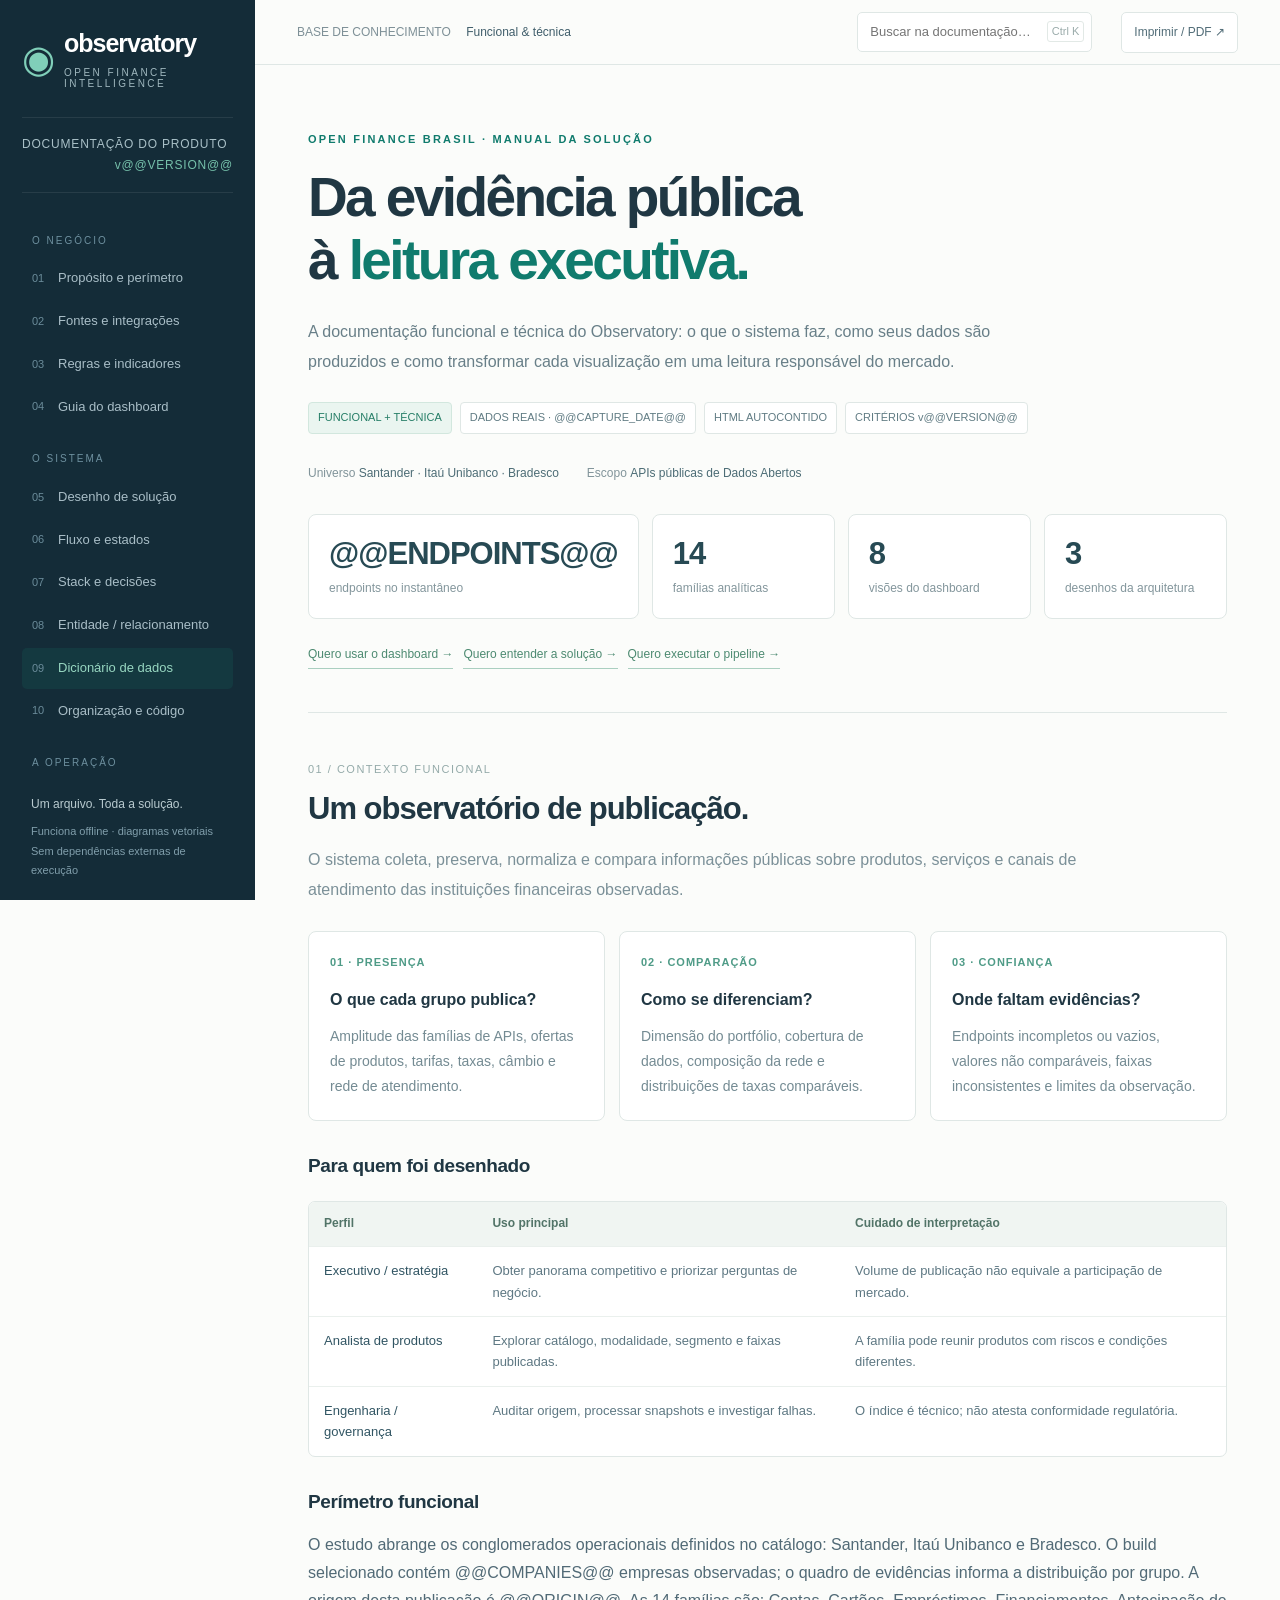
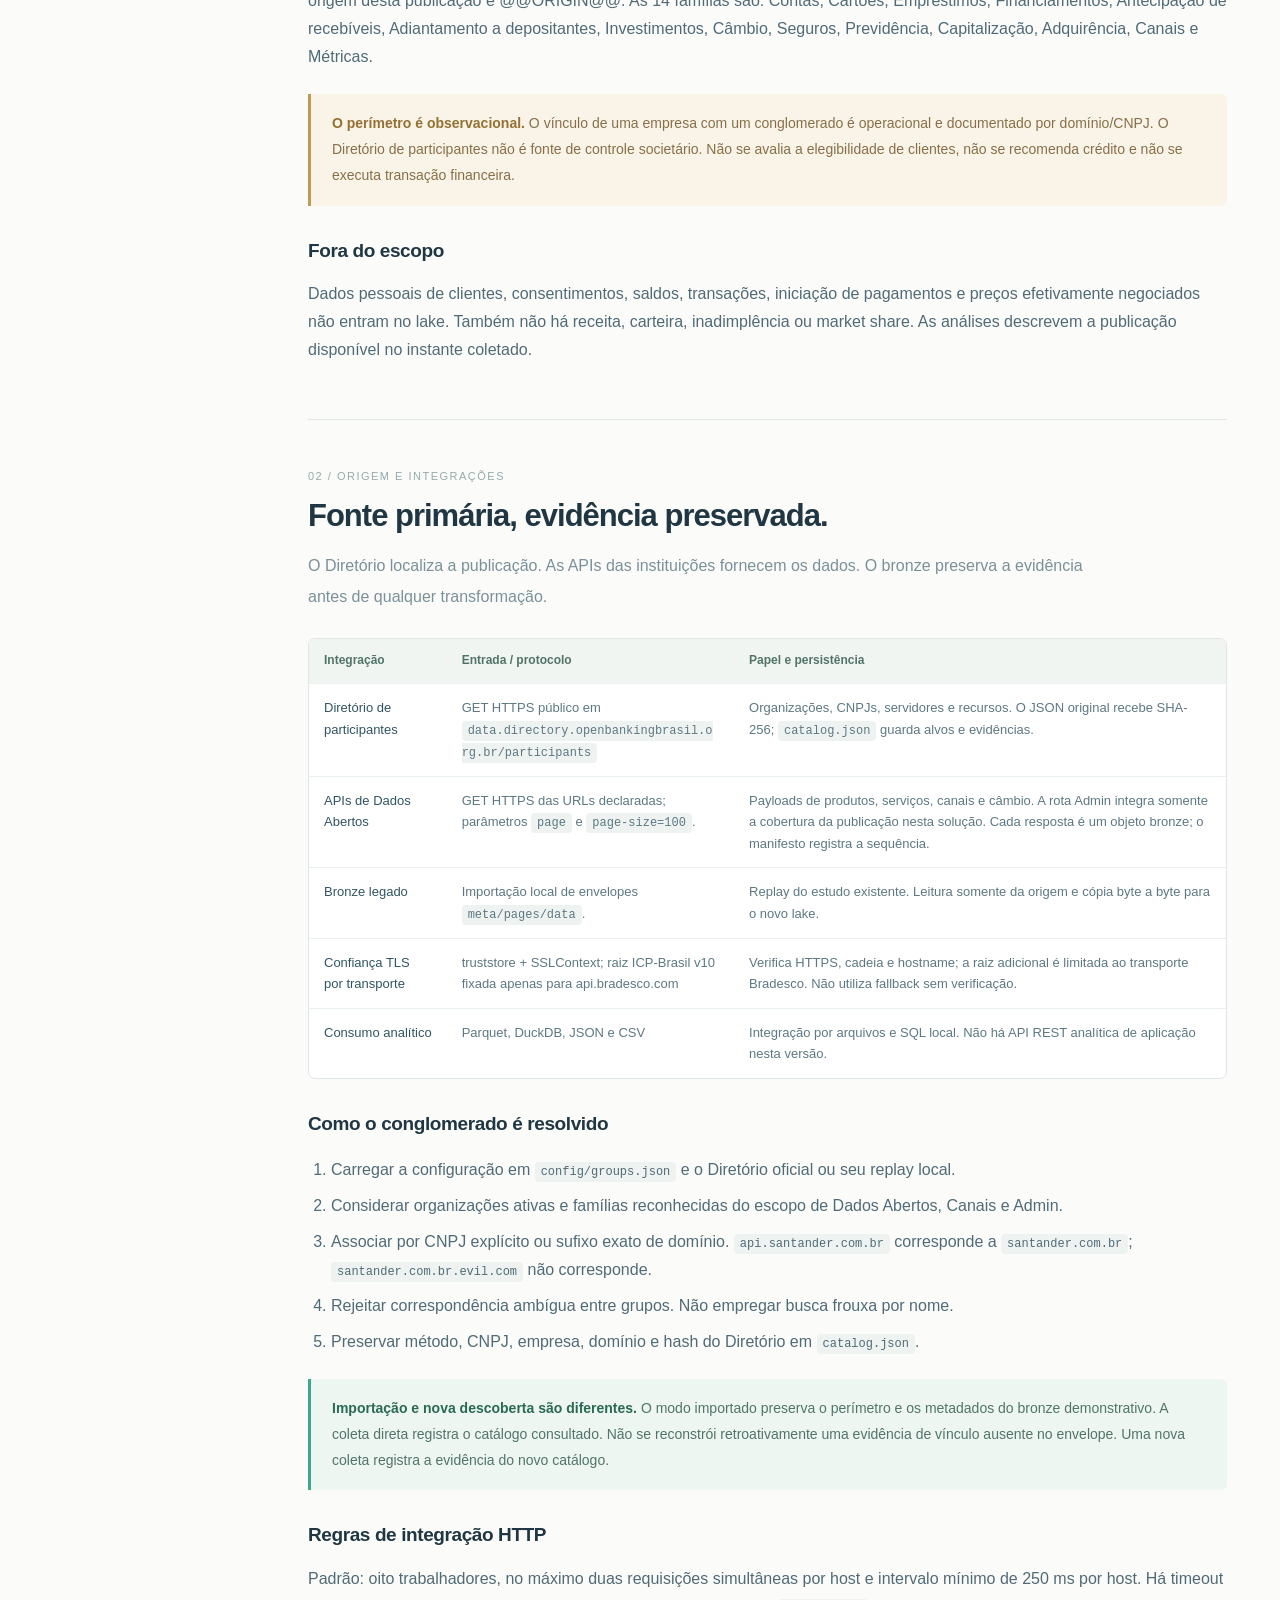
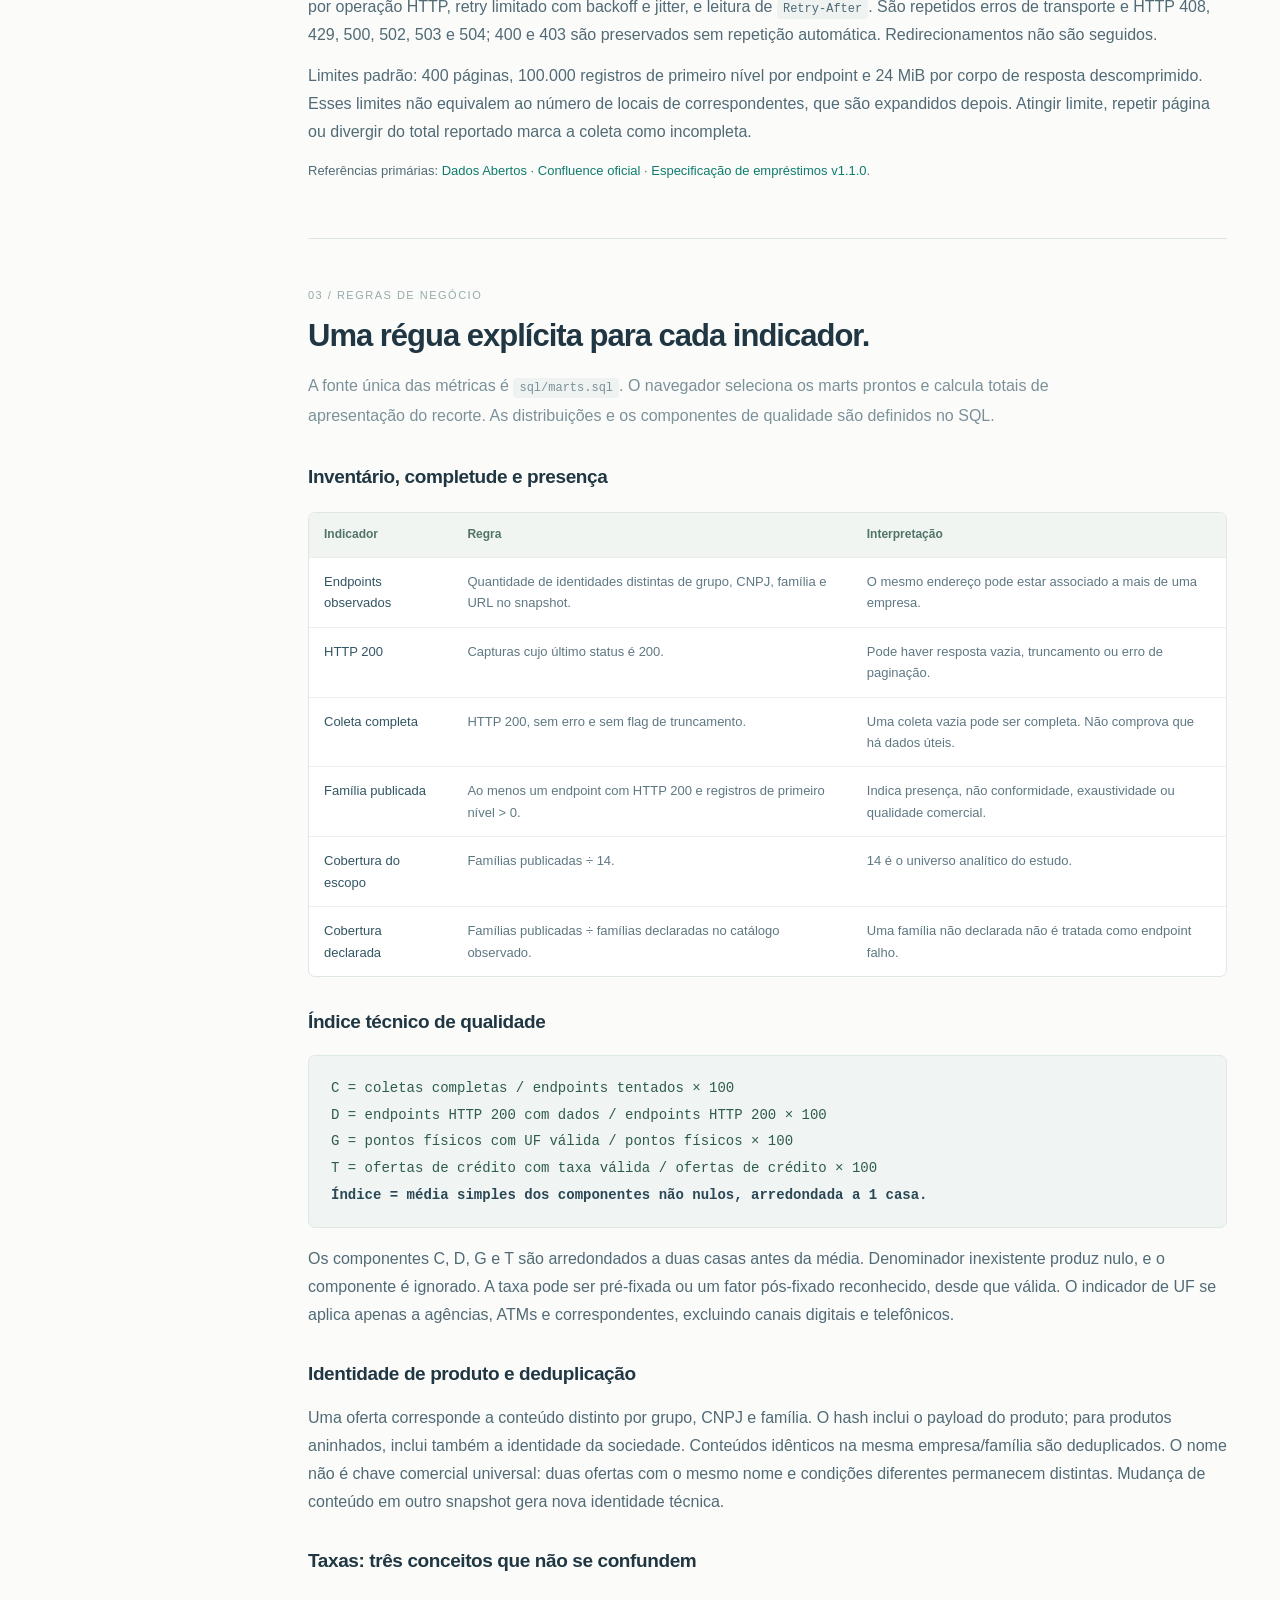
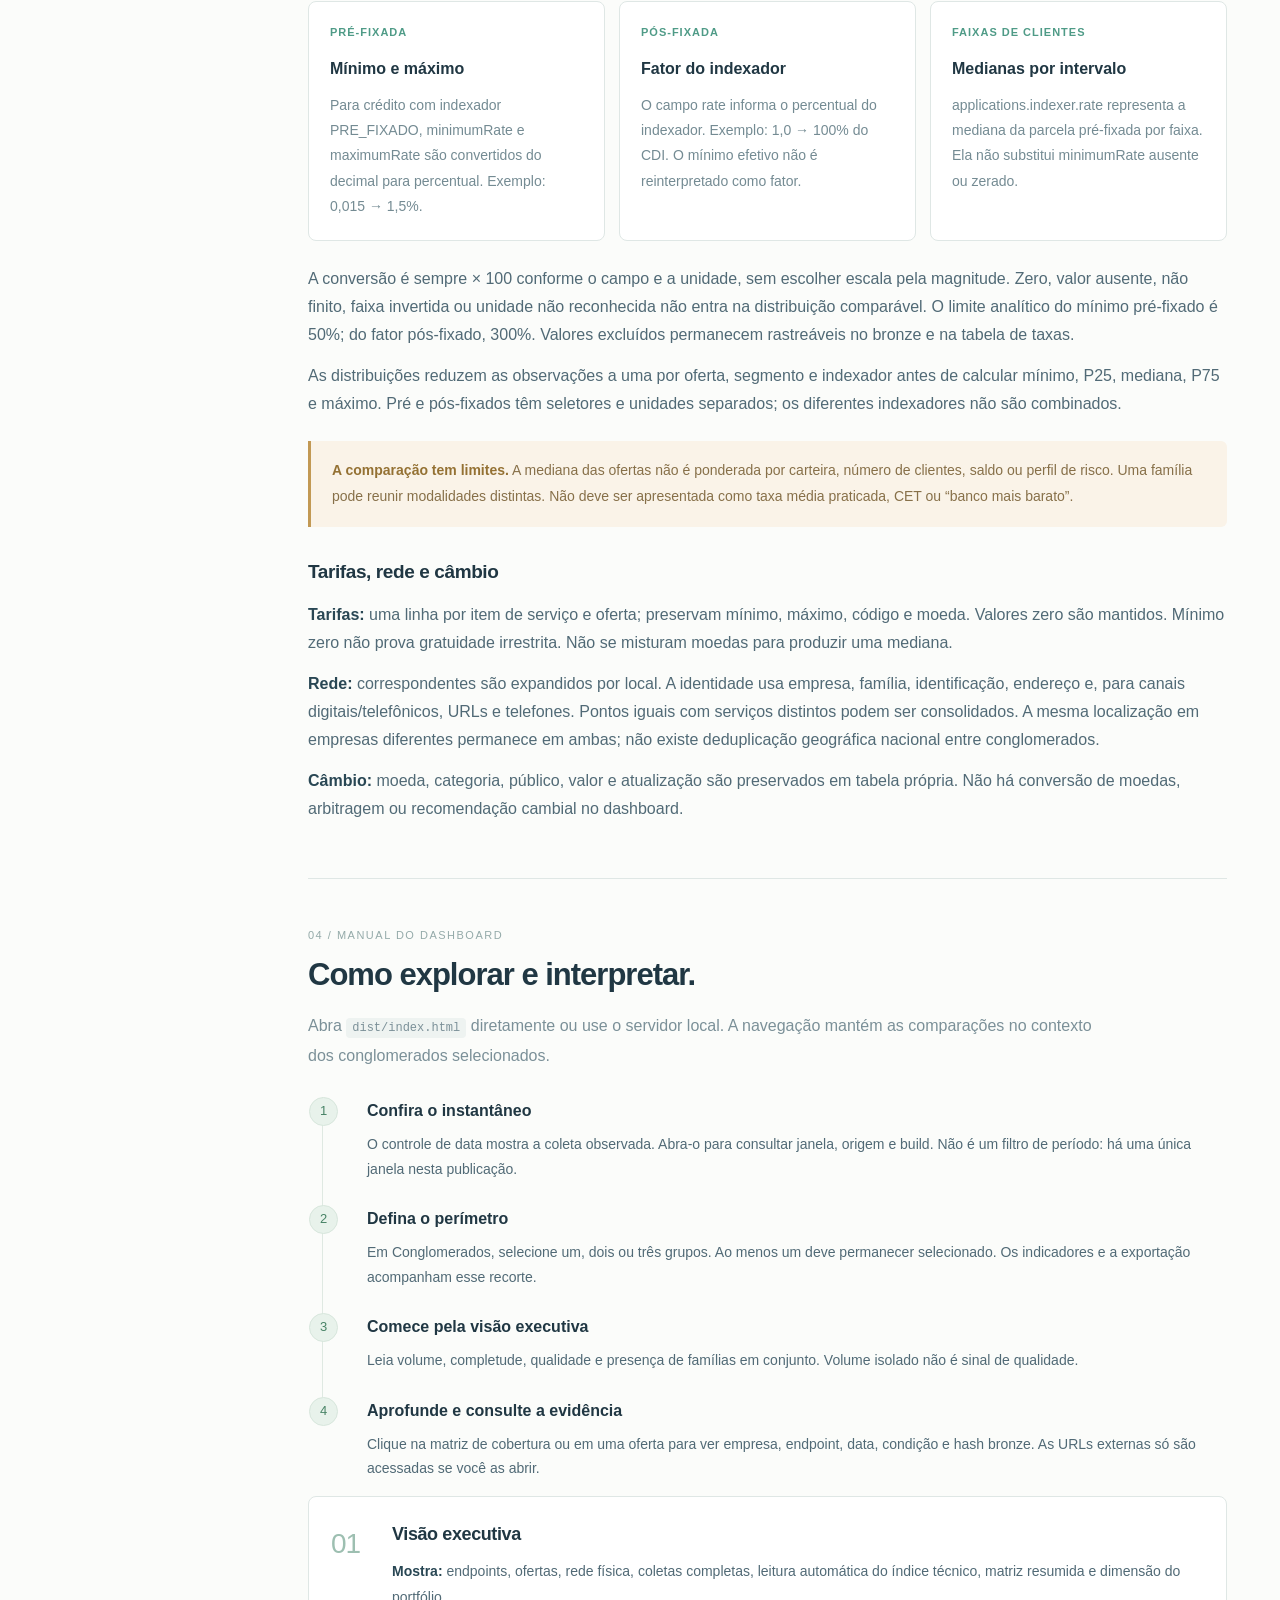
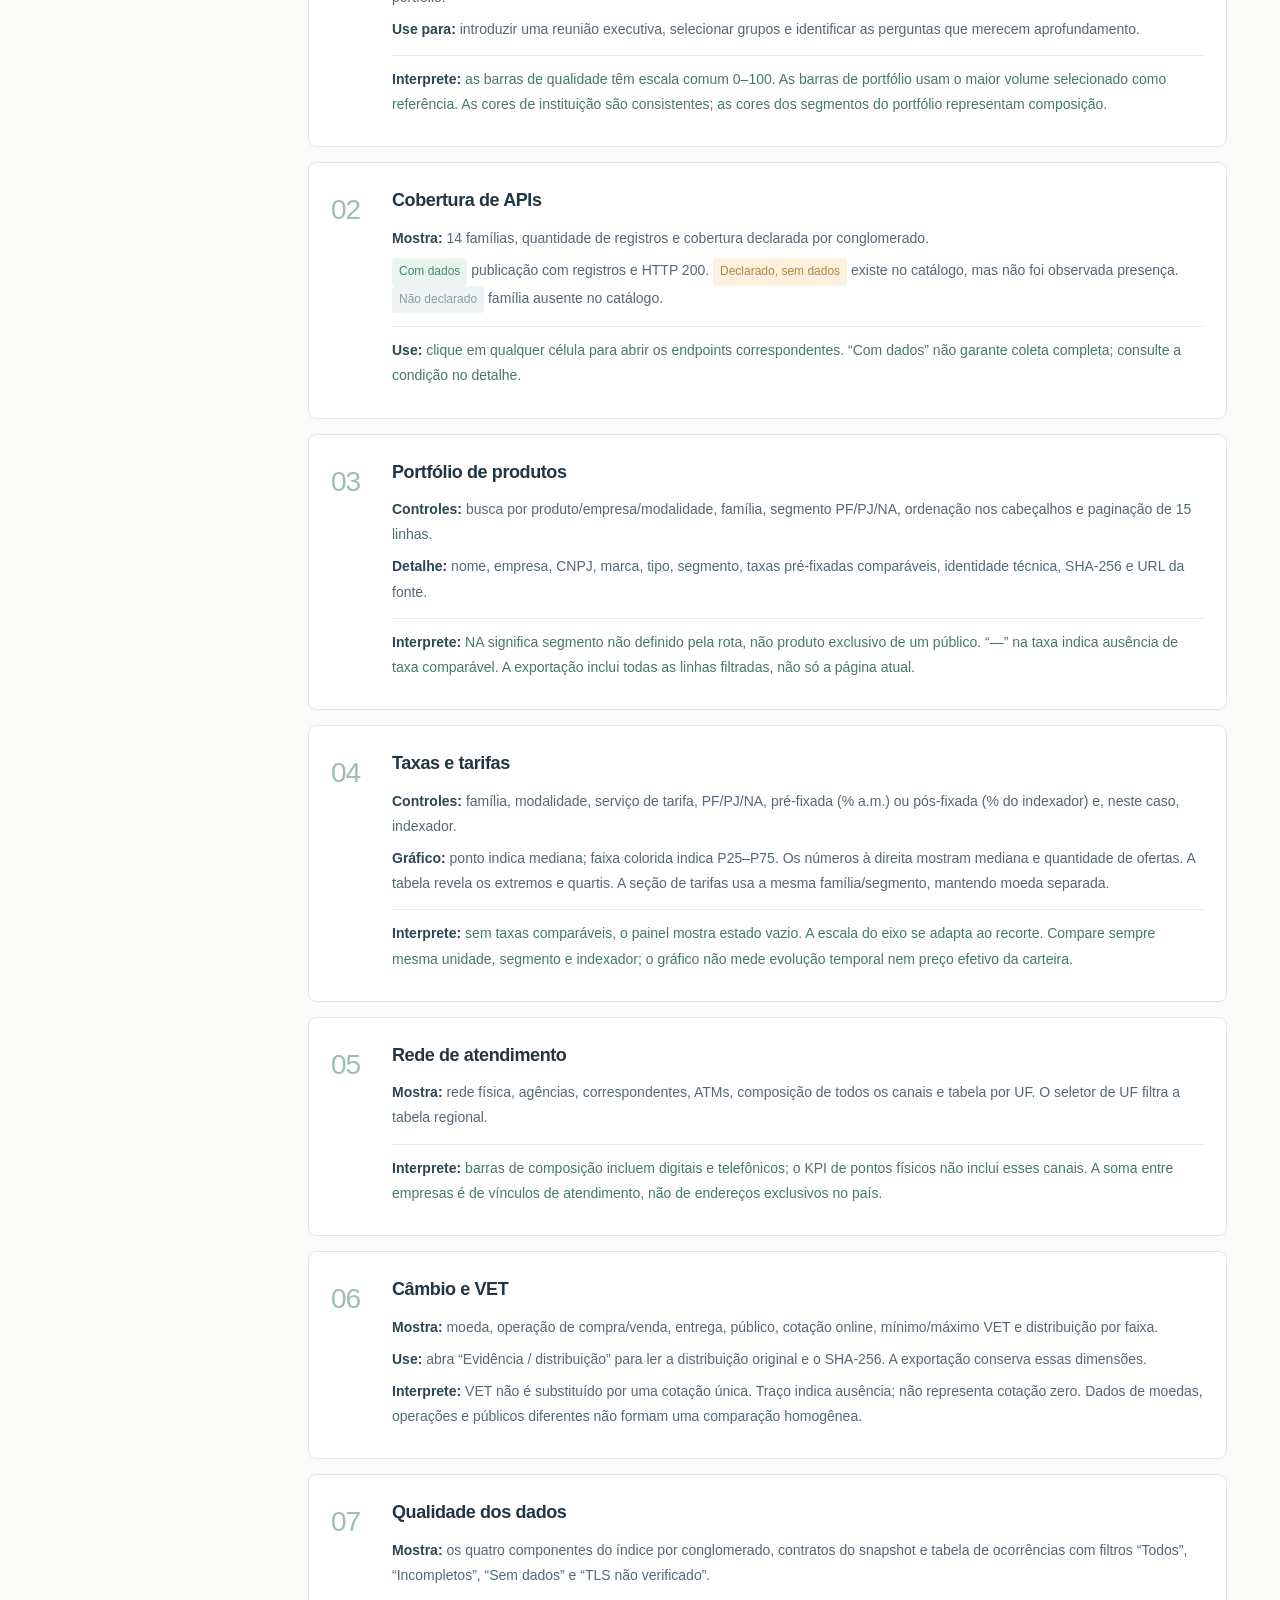
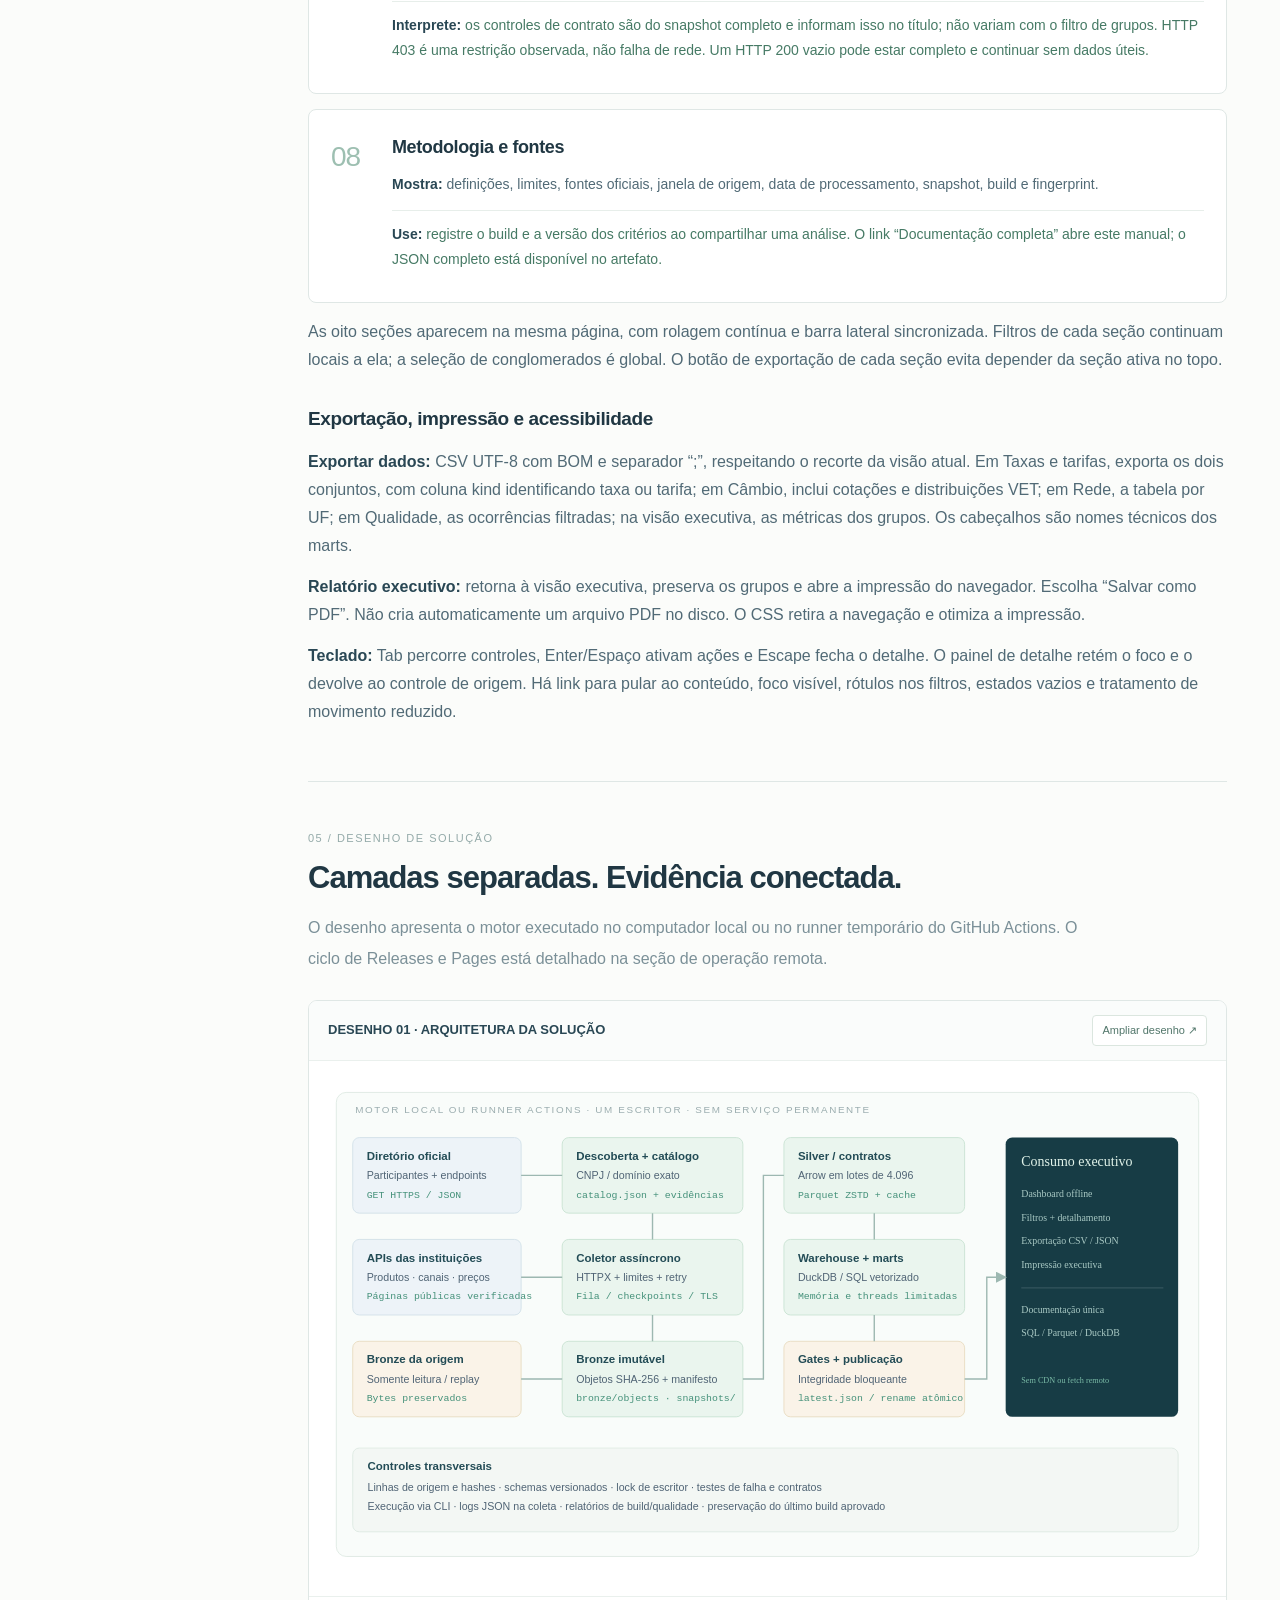
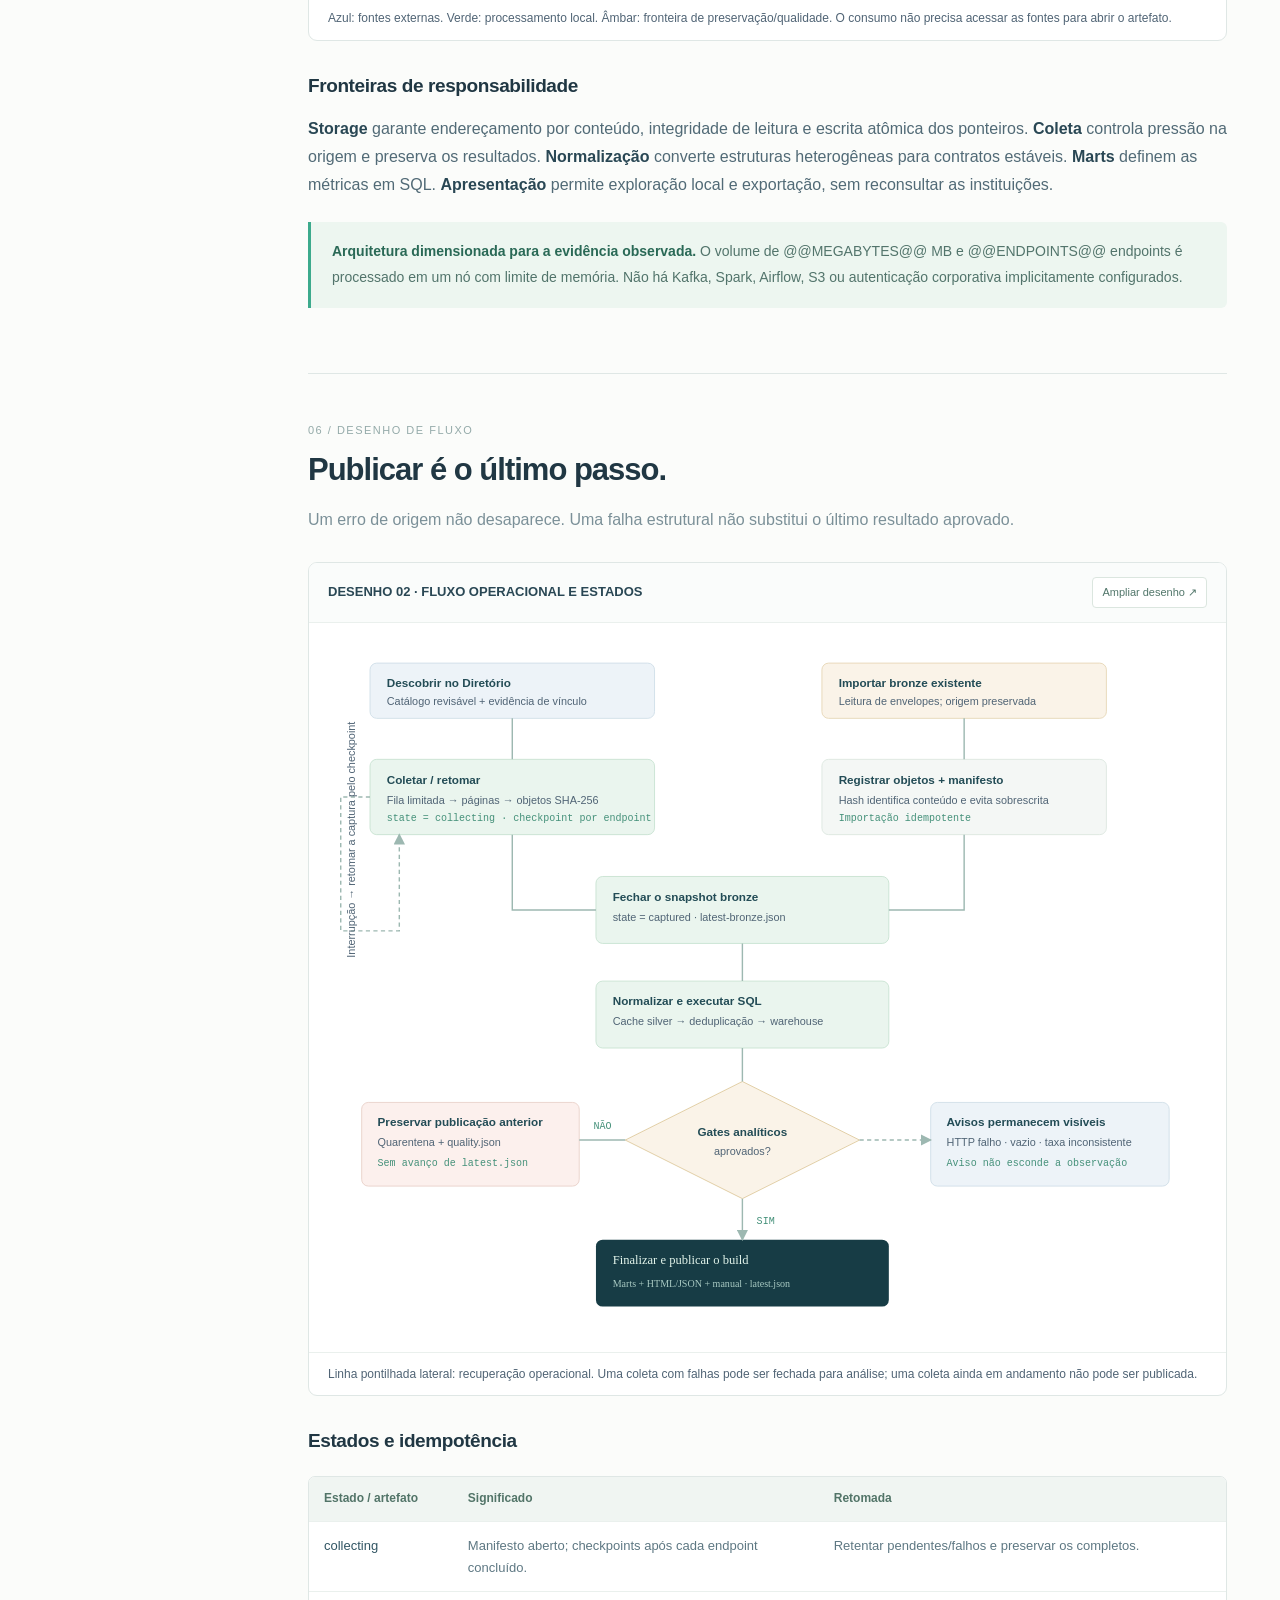
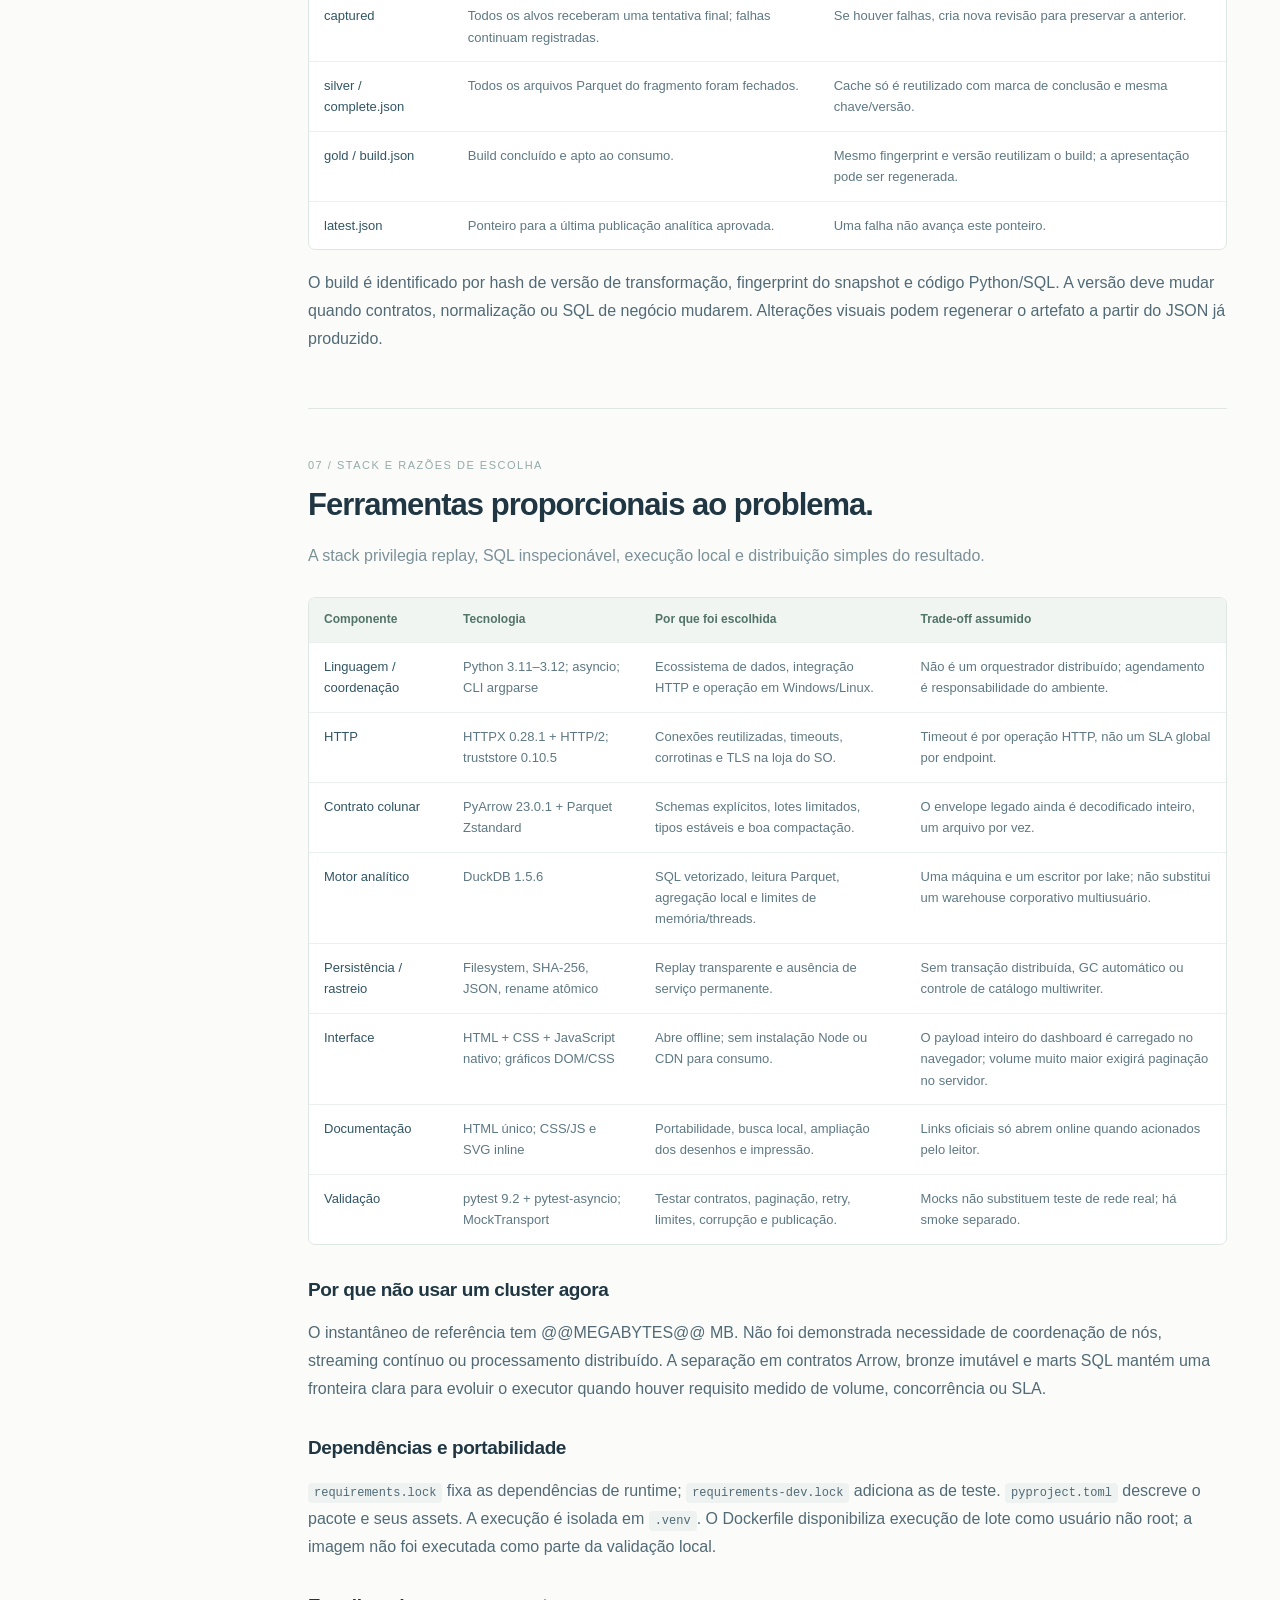
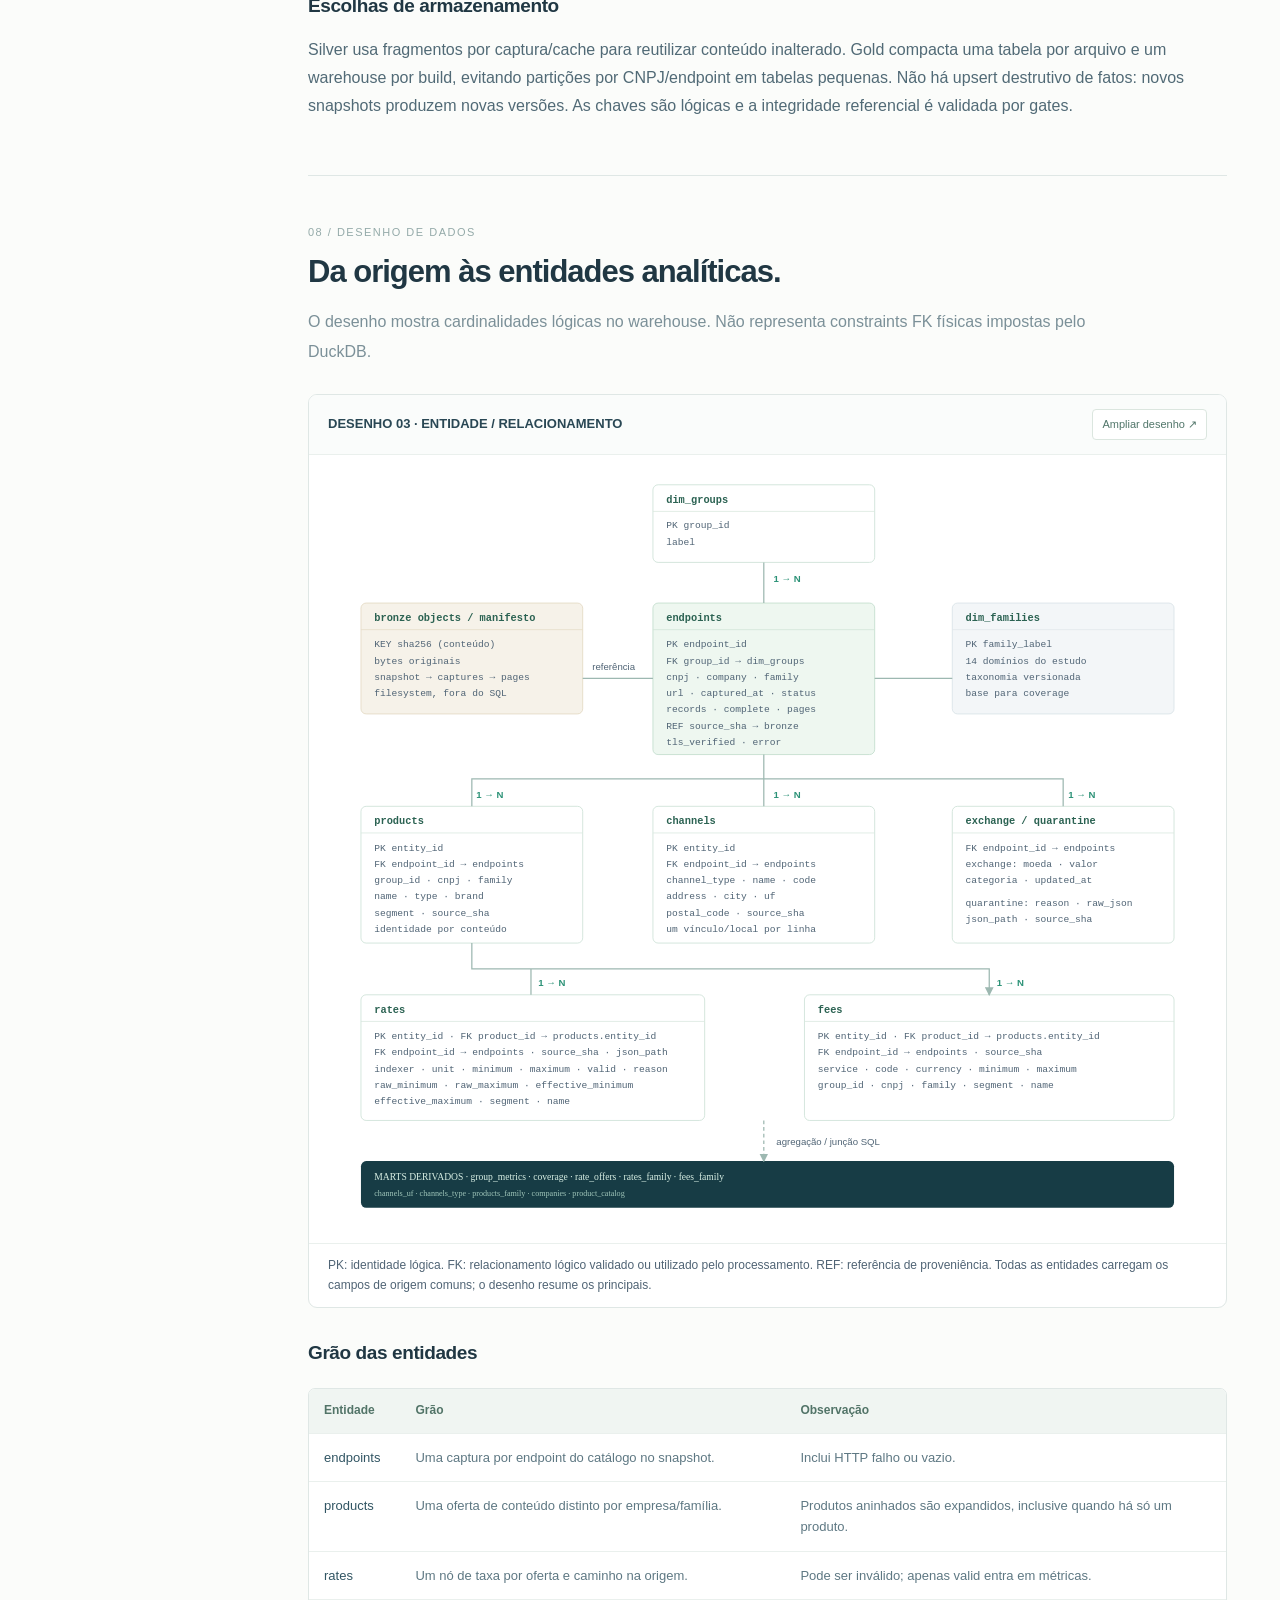
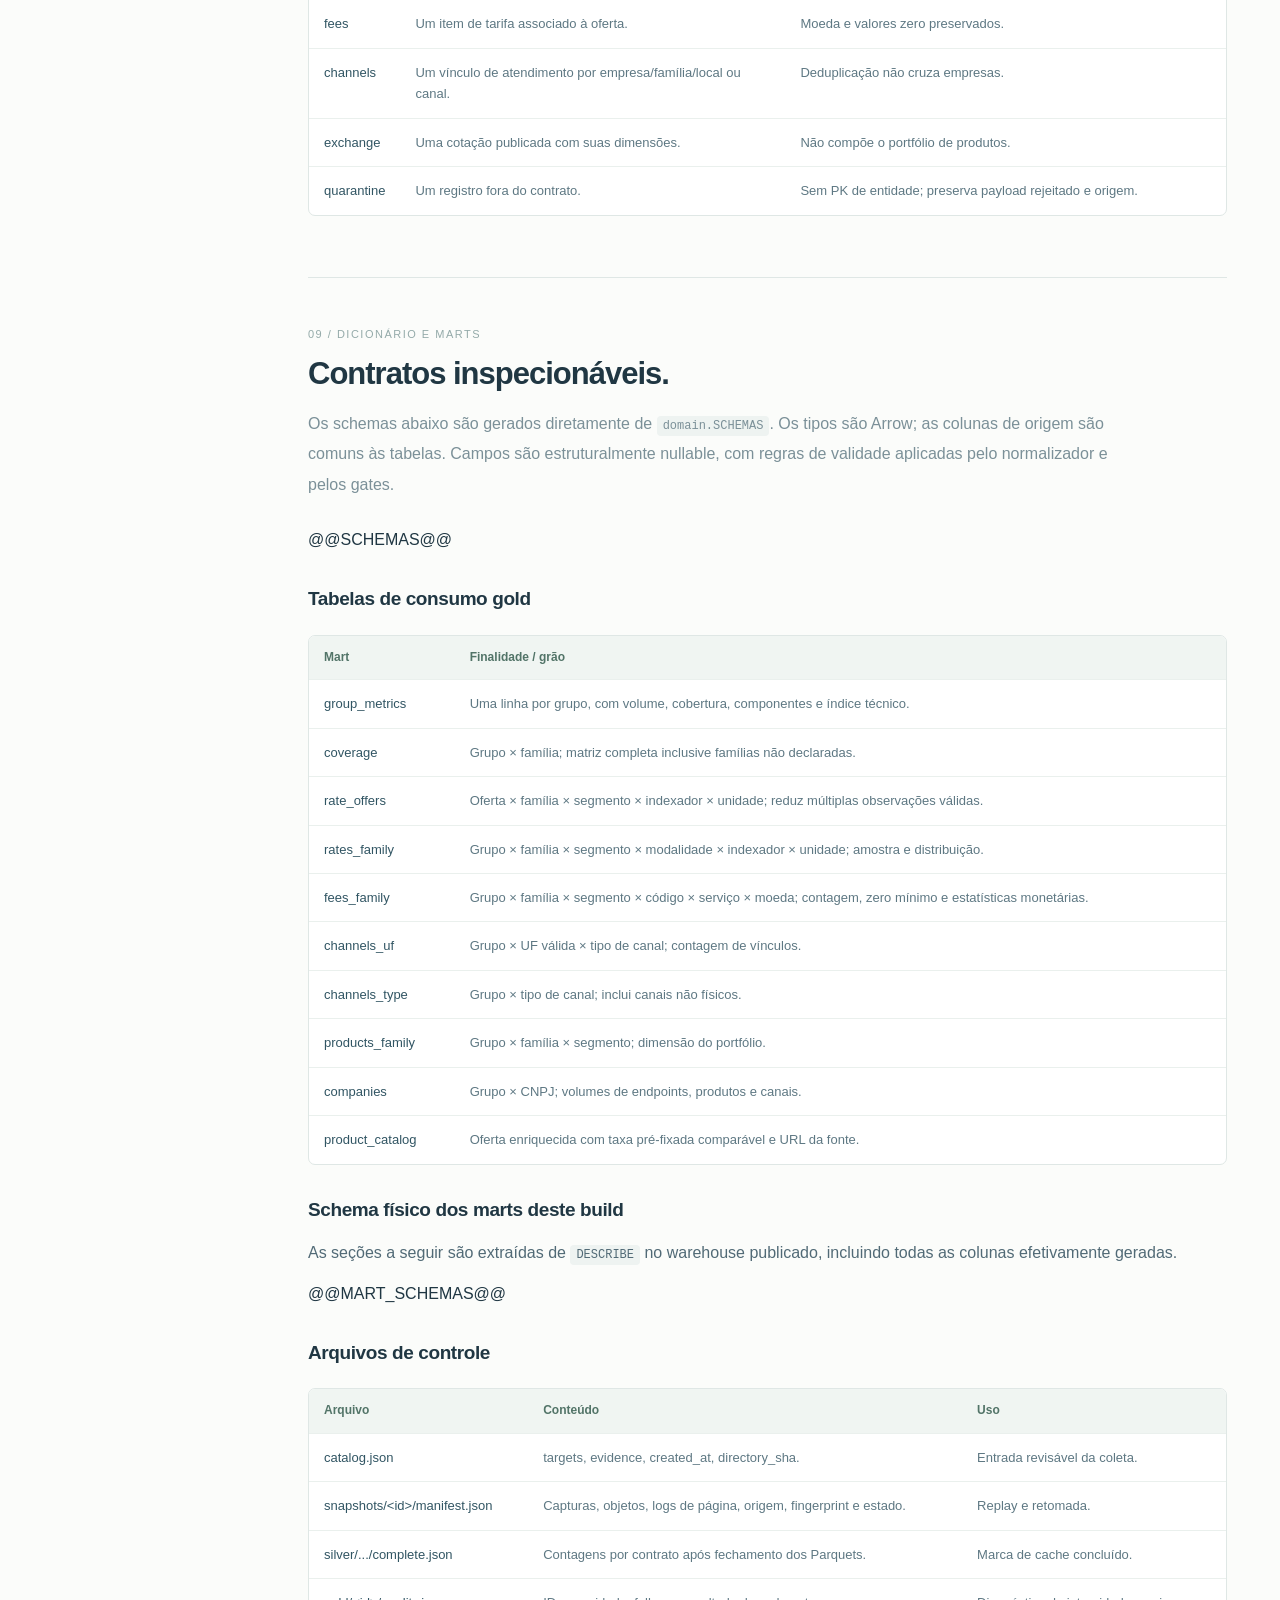
<file: src/observatory/templates/manual.html>
<!DOCTYPE html>
<html lang="pt-BR">
<head>
<meta charset="utf-8"><meta name="viewport" content="width=device-width,initial-scale=1">
<meta name="description" content="Documentação funcional e técnica completa do Observatory. Regras, fontes, stack, fluxos, modelo de dados e guia do dashboard.">
<meta http-equiv="Content-Security-Policy" content="default-src 'none'; style-src 'unsafe-inline'; script-src 'unsafe-inline'; img-src data:; base-uri 'none'; form-action 'none'">
<title>Observatory · Documentação funcional e técnica</title>
<style>
:root{--nav:#142c38;--ink:#203743;--muted:#506475;--teal:#107b6d;--mint:#eaf5f0;--paper:#fbfcfa;--line:#dfe7e5;--amber:#a67a32;font-family:'Segoe UI',Arial,sans-serif;font-size:16px;color:var(--ink);line-height:1.75;scroll-behavior:smooth;scroll-padding-top:85px}*{box-sizing:border-box}body{margin:0;background:var(--paper)}a{color:var(--teal);text-decoration:none}a:hover{text-decoration:underline}button,input{font:inherit}button{cursor:pointer}button:focus-visible,input:focus-visible,a:focus-visible,summary:focus-visible{outline:3px solid #6ebfb0;outline-offset:4px}button{border:0}h1,h2,h3,h4,p{margin:0}h2{font-size:31px;font-weight:600;line-height:1.3;letter-spacing:-1px}h3{font-size:19px;letter-spacing:-.4px;margin:28px 0 11px}h4{font-size:16px;margin:20px 0 8px}p{margin:13px 0;color:#516a76}ul,ol{padding-left:23px;color:#516a76}li{margin:8px 0}code{font:12px/1.6 Consolas,'SFMono-Regular',monospace;background:#eef3f1;padding:3px 6px;border-radius:4px;overflow-wrap:anywhere}strong{font-weight:650;color:#294754}small{font-size:13px;color:var(--muted)}.skip{position:fixed;top:-60px;left:275px;padding:12px;background:var(--teal);color:white;z-index:100}.skip:focus{top:0}.side{position:fixed;inset:0 auto 0 0;width:255px;background:var(--nav);color:#e7efee;padding:29px 22px 20px;z-index:30;display:flex;flex-direction:column}.brand{display:flex;align-items:center;gap:10px;font-size:25px;color:white;letter-spacing:-1px;line-height:1.15;font-weight:600}.brand b{font-size:38px;color:#80cfb9;font-weight:400}.brand small{font-size:10px;color:#a0b8bf;letter-spacing:2.5px;display:block;margin-top:9px;font-weight:400}.doc-label{border-top:1px solid #ffffff15;border-bottom:1px solid #ffffff15;margin-top:27px;padding:16px 0;font-size:12px;color:#a9c0c7;letter-spacing:.8px}.doc-label span{float:right;color:#76c1ab}.side nav{overflow:auto;margin:16px -8px 0;padding:0 8px;scrollbar-width:thin;scrollbar-color:#415c67 transparent}.nav-group{font-size:10px;color:#6e909f;letter-spacing:2px;margin:23px 10px 9px}.side nav a{display:flex;align-items:center;gap:9px;font-size:13px;color:#a9bec7;padding:9px 10px;border-radius:5px;margin:2px 0;text-decoration:none}.side nav a span{font-size:11px;color:#6b8c9a;min-width:17px}.side nav a.active{background:#18857027;color:#98d7c1}.side nav a:hover{background:#ffffff09;color:white}.side-bottom{margin-top:auto;padding:19px 9px 0;font-size:11px;color:#809eab}.side-bottom b{display:block;color:#b9cbd0;font-size:12px;font-weight:400;margin-bottom:7px}.shell{margin-left:255px}.topbar{position:sticky;top:0;height:65px;background:#fbfcfaf5;backdrop-filter:blur(14px);border-bottom:1px solid var(--line);display:flex;align-items:center;justify-content:space-between;padding:0 42px;z-index:25}.crumb{font-size:12px;color:#7e9097}.crumb strong{margin-left:12px;font-weight:500;color:#405e6b}.tools{display:flex;gap:10px;align-items:center}.search-wrap{position:relative}.search{width:235px;border:1px solid var(--line);background:white;border-radius:5px;padding:8px 32px 8px 12px;font-size:13px;color:#426171}.search-key{position:absolute;right:8px;top:9px;font-size:11px;color:#9aabaa;border:1px solid #e2e9e6;border-radius:3px;padding:0 4px}.tool{background:white;border:1px solid var(--line);border-radius:5px;color:#526d78;font-size:12px;padding:9px 12px}.mobile-menu{display:none}.progress{position:fixed;top:64px;left:255px;height:2px;width:0;background:#39a48b;z-index:29}.document{max-width:1160px;margin:0 auto;padding:0 53px}.cover{padding:65px 0 43px;border-bottom:1px solid var(--line)}.eyebrow{font-size:11px;font-weight:650;color:var(--teal);letter-spacing:2.2px;margin-bottom:17px}.cover h1{font-size:55px;line-height:1.14;letter-spacing:-2.6px;font-weight:600;max-width:810px}.cover h1 em{font-style:normal;color:var(--teal)}.cover .lead{font-size:16px;line-height:1.9;max-width:750px;margin:25px 0;color:#687f88}.tags{display:flex;gap:8px;flex-wrap:wrap;margin-top:25px}.tag{display:inline-block;border:1px solid var(--line);border-radius:4px;padding:5px 9px;font-size:11px;color:#617c84;background:white}.tag.teal{background:var(--mint);border-color:#d2e7de;color:#267e67}.cover-meta{display:flex;gap:28px;font-size:12px;color:#81949a;margin-top:29px;flex-wrap:wrap}.cover-meta strong{font-size:12px;color:#4c6c75;font-weight:500}.stat-grid{display:grid;grid-template-columns:repeat(4,1fr);gap:13px;margin-top:30px}.stat{padding:19px 20px;background:white;border:1px solid var(--line);border-radius:8px}.stat b{font-size:31px;line-height:1.3;font-weight:550;color:#274a54;letter-spacing:-1px;display:block}.stat span{display:block;font-size:12px;color:#83969c;margin-top:4px}.doc-section{padding:47px 0 42px;border-bottom:1px solid var(--line);scroll-margin-top:85px}.doc-section[hidden]{display:none}.section-number{font-size:11px;letter-spacing:1.5px;color:#94aaa9;margin-bottom:10px}.section-intro{font-size:16px;max-width:800px;color:#7b9098;line-height:1.9;margin:15px 0 26px}.cards{display:grid;grid-template-columns:repeat(3,1fr);gap:14px;margin:24px 0}.card{border:1px solid var(--line);border-radius:8px;background:white;padding:21px}.card .num{font-size:11px;font-weight:600;color:#4f9b87;letter-spacing:1px;margin-bottom:13px}.card h4{margin:0 0 10px;font-size:16px}.card p{font-size:14px;line-height:1.8;margin:0;color:#748b93}.callout{border-left:3px solid #3caa8c;background:#edf6f0;padding:17px 21px;border-radius:0 6px 6px 0;margin:23px 0;font-size:14px;line-height:1.85;color:#52746b}.callout strong{color:#2a6956}.callout.amber{background:#faf3e8;border-left-color:#c29954;color:#877049}.callout.amber strong{color:#947133}.two-col{display:grid;grid-template-columns:1fr 1fr;gap:23px;margin:23px 0}.two-col .card{margin:0}.table-scroll{overflow:auto;border:1px solid var(--line);border-radius:7px;margin:19px 0;background:white}table{border-collapse:collapse;width:100%;font-size:13px;line-height:1.65}th{background:#f0f5f2;font-weight:600;color:#527468;text-align:left;padding:12px 15px;font-size:12px;white-space:nowrap}td{padding:13px 15px;vertical-align:top;border-top:1px solid #eaf0ed;color:#5e7883}td:first-child{font-weight:500;color:#315563}tr:hover td{background:#fcfdfc}.formula{background:#f0f4f3;border:1px solid #dfe9e4;border-radius:7px;padding:19px 22px;margin:17px 0;font-family:Consolas,monospace;font-size:14px;line-height:1.9;color:#2e5c4b}.pill{display:inline-block;background:#eaf4ee;color:#438a6c;border-radius:4px;font-size:12px;padding:3px 7px}.pill.amber{background:#fcf1dd;color:#b2853e}.pill.grey{background:#eff3f4;color:#8a9da5}.diagram{border:1px solid var(--line);border-radius:9px;background:white;overflow:hidden;margin:23px 0}.figure-head{display:flex;align-items:center;justify-content:space-between;padding:14px 19px;border-bottom:1px solid #eaf0ed;background:#fafcfb;gap:10px}.figure-head strong{font-size:13px;font-weight:550}.zoom{font-size:11px;background:white;border:1px solid #dbe6df;border-radius:4px;padding:5px 9px;color:#51766a;white-space:nowrap}.diagram-body{overflow:auto;padding:15px}.diagram svg{display:block;width:100%;height:auto;min-width:650px}.diagram figcaption{border-top:1px solid #eaf0ed;font-size:12px;color:#506475;padding:11px 19px;line-height:1.7}.diagram .n-title{font-family:'Segoe UI',Arial,sans-serif;font-size:14px;font-weight:600;fill:#234c56}.diagram .n-sub{font-family:'Segoe UI',Arial,sans-serif;font-size:13px;fill:#506475}.diagram .n-tag{font-family:Consolas,monospace;font-size:12px;fill:#45917a}.diagram .edge{fill:none;stroke:#9db8b1;stroke-width:1.7}.diagram .dashed{stroke-dasharray:5 4}.diagram .entity-title{font-family:Consolas,monospace;font-size:14px;font-weight:600;fill:#2b6252}.diagram .entity-field{font-family:Consolas,monospace;font-size:13px;fill:#506475}.diagram .cardinality{font-size:13px;font-weight:600;fill:#2c9277}.diagram .zone{font-size:12px;fill:#9aacae;letter-spacing:2px}.schema,.code-example{border:1px solid var(--line);border-radius:7px;background:white;margin:12px 0;overflow:hidden}summary{cursor:pointer;padding:16px 19px;font-size:14px;font-weight:600;color:#365f68;list-style:none;display:flex;gap:10px;align-items:center}summary:before{content:'+';font-size:17px;color:#72a594;font-weight:400;line-height:1}.schema[open]>summary:before,.code-example[open]>summary:before{content:'−'}summary span{margin-left:auto;font-size:12px;color:#90a2a7;font-weight:400}summary code{background:transparent;font-size:14px;padding:0;color:#34614f}.schema .table-scroll{border-radius:0;border:0;border-top:1px solid var(--line);margin:0}.schema td{font-size:12px}.schema td:first-child{font-family:Consolas,monospace}.code-example pre,pre.command{margin:0;overflow:auto;background:#142e38;color:#c3ded9;font-size:13px;line-height:1.85;padding:21px 24px;border-radius:0;tab-size:4}.code-example code,pre.command code{font:inherit;color:inherit;background:transparent;padding:0}.codebar{display:flex;justify-content:space-between;align-items:center;padding:9px 17px;background:#ebf2ee;color:#719389}.codebar code{font-size:12px;background:none}.copy{font-size:11px;background:white;border:1px solid #cfdfd5;border-radius:4px;padding:4px 8px;color:#4b7a66}.command-wrap{border-radius:7px;overflow:hidden;margin:19px 0}.steps{counter-reset:steps}.step{position:relative;padding:0 0 24px 44px;border-left:1px solid #dfe9e2;margin-left:14px}.step:last-child{border-left-color:transparent;padding-bottom:0}.step:before{counter-increment:steps;content:counter(steps);position:absolute;left:-14px;top:0;width:27px;height:27px;border-radius:50%;background:#e8f2eb;border:1px solid #d7e6dc;display:grid;place-items:center;font-size:13px;color:#488366}.step h4{margin:0 0 7px}.step p{font-size:14px;margin:0}.screen-guide{border:1px solid var(--line);border-radius:8px;padding:22px;margin:15px 0;background:white;display:grid;grid-template-columns:45px 1fr;gap:16px}.screen-index{font-size:28px;letter-spacing:-1px;color:#9dbfb1;font-weight:300}.screen-guide h3{margin:0 0 9px;font-size:18px}.screen-guide p{font-size:14px;line-height:1.8;margin:7px 0}.screen-guide .interpret{border-top:1px solid #e7eeea;margin-top:13px;padding-top:11px;color:#467a65}.split-facts{display:grid;grid-template-columns:160px 1fr;gap:14px;font-size:13px;margin:20px 0}.split-facts dt{color:#8a9ca1}.split-facts dd{margin:0;color:#496a75;overflow-wrap:anywhere}.checklist{padding:0;list-style:none;font-size:14px}.checklist li:before{content:'✓';color:#4a9a7d;margin-right:11px}.muted{color:#82989f}.glossary{display:grid;grid-template-columns:1fr 1fr;gap:13px}.glossary div{border-bottom:1px solid var(--line);padding:13px 0}.glossary dt{font-size:14px;font-weight:600;color:#3c645b}.glossary dd{font-size:13px;margin:7px 0;color:#83959b}.doc-footer{padding:37px 0 55px;font-size:12px;color:#92a5a9;display:flex;justify-content:space-between;gap:15px}#search-results{font-size:12px;color:#7b9489;margin-left:9px;max-width:110px}.toast{position:fixed;bottom:25px;left:50%;transform:translateX(-50%);background:#1b5145;color:white;padding:12px 19px;font-size:13px;border-radius:6px;z-index:100}.toast[hidden]{display:none}.diagram-dialog{border:1px solid #dae7df;border-radius:10px;padding:0;width:96vw;max-width:1600px;height:92vh;background:#fff}.diagram-dialog::backdrop{background:#142d38c9;backdrop-filter:blur(4px)}.dialog-head{height:49px;display:flex;align-items:center;justify-content:space-between;padding:0 20px;border-bottom:1px solid var(--line);font-size:14px}.dialog-head button{background:#eef4ef;color:#5b8271;border-radius:4px;padding:5px 12px;font-size:13px}.dialog-body{height:calc(100% - 49px);overflow:auto;padding:25px}.dialog-body svg{display:block;min-width:1050px;width:100%;height:auto}.empty-search{padding:45px 0;font-size:15px;color:#81988e}.visual-legend{display:flex;gap:15px;font-size:12px;color:#80978f;flex-wrap:wrap;margin:14px 0}.legend-item{display:flex;gap:7px;align-items:center}.swatch{height:9px;width:9px;background:#bcdacb;border-radius:2px}.swatch.amber{background:#e8d8b7}.swatch.blue{background:#c7d9e4}.source-ref{font-size:13px;line-height:1.9}.print-note{display:none}.toc-inline{display:flex;gap:10px;flex-wrap:wrap;margin-top:25px}.toc-inline a{font-size:12px;border-bottom:1px solid #aacfc0;color:#4d8a71;padding-bottom:3px}
@media(max-width:1200px){.side{width:225px;padding:25px 17px}.shell{margin-left:225px}.progress{left:225px}.brand{font-size:22px}.brand small{font-size:7px}.document{padding:0 34px}.topbar{padding:0 28px}.cover h1{font-size:46px}.cover{padding-top:48px}.stat{padding:17px}.cards{gap:11px}.card{padding:18px}h2{font-size:27px}.search{width:205px}.crumb{font-size:11px}.crumb strong{margin-left:7px}.schema summary span{font-size:11px}.code-example summary span{font-size:11px}.diagram-body{padding:10px}}
@media(max-width:950px){.side{width:200px;padding:23px 13px}.shell{margin-left:200px}.progress{left:200px}.brand{font-size:20px;gap:8px}.brand b{font-size:30px}.brand small{font-size:6px;letter-spacing:2px}.doc-label{font-size:11px}.side nav a{font-size:12px;padding:8px 6px}.document{padding:0 25px}.topbar{padding:0 23px}.crumb{display:none}.tools{width:100%;justify-content:space-between}.search{width:230px}.cover h1{font-size:42px}.cover .lead{font-size:14px}.stat-grid{grid-template-columns:repeat(2,1fr)}.cards{grid-template-columns:1fr}.two-col{grid-template-columns:1fr}.glossary{grid-template-columns:1fr}h2{font-size:26px}.doc-section{padding:38px 0}.section-intro{font-size:15px}.diagram svg{min-width:750px}.code-example summary{display:block}.code-example summary span{display:block;margin:5px 0 0 15px}.schema summary span{font-size:10px}.cover-meta{gap:15px}}
@media(max-width:650px){:root{font-size:15px;scroll-padding-top:75px}.side{transform:translateX(-100%);width:245px;transition:transform .2s}.side.open{transform:translateX(0);box-shadow:10px 0 40px #112b3850}.shell{margin-left:0}.progress{left:0;top:58px}.topbar{height:59px;padding:0 16px}.mobile-menu{display:block;background:none;color:#5a776c;padding:0;font-size:19px;margin-right:10px}.tools{gap:7px;justify-content:start}.search{width:100%;font-size:12px;padding:8px 10px}.search-wrap{flex:1}.search-key{display:none}.tool{font-size:11px;white-space:nowrap;padding:8px 10px}.document{padding:0 20px}.cover{padding:36px 0 30px}.cover h1{font-size:38px;letter-spacing:-1.5px}.cover .lead{font-size:15px;margin:21px 0}.eyebrow{font-size:10px;letter-spacing:1.8px}.cover-meta{display:block;margin-top:20px}.cover-meta span{display:block;margin-top:6px}.stat-grid{gap:10px;margin-top:22px}.stat{padding:15px 16px}.stat b{font-size:27px}.stat span{font-size:11px}.doc-section{padding:33px 0;scroll-margin-top:75px}h2{font-size:25px}h3{font-size:18px}.section-intro{font-size:15px;margin-bottom:20px}.cards{margin:19px 0}.card{padding:20px}.callout{padding:15px 16px;font-size:13px}.formula{padding:15px;font-size:12px;overflow-x:auto}.table-scroll{margin:17px 0}table{font-size:12px;min-width:520px}td,th{padding:11px 12px}.schema summary{padding:14px 13px;font-size:12px}.schema summary span{max-width:145px;text-align:right}.schema summary code{font-size:13px}.codebar{padding:9px 13px}.codebar code{font-size:11px}.code-example pre,pre.command{font-size:12px;padding:18px}.diagram-body{padding:10px}.figure-head{padding:12px 13px}.figure-head strong{font-size:12px}.zoom{font-size:10px}.diagram figcaption{padding:11px 13px;font-size:11px}.diagram svg{min-width:740px}.screen-guide{padding:18px 14px;grid-template-columns:29px 1fr;gap:12px}.screen-index{font-size:24px}.screen-guide h3{font-size:16px}.screen-guide p{font-size:13px}.split-facts{grid-template-columns:100px 1fr;font-size:12px;gap:13px}.doc-footer{display:block;padding:27px 0}.doc-footer span{display:block;margin-top:7px}.tags{gap:6px}.tag{font-size:10px;padding:5px 7px}.toc-inline{gap:13px}.toc-inline a{font-size:11px}.step{padding-left:30px}.step p{font-size:13px}.dialog-body{padding:15px}.dialog-body svg{min-width:1100px}.toast{max-width:90%;width:max-content;text-align:center;font-size:12px}#search-results{display:none}.schema td:first-child{white-space:nowrap}.print-note{display:none}}
@media print{@page{size:A4;margin:17mm 14mm}html{scroll-padding:0}body{background:white;font-size:10pt;line-height:1.6}.side,.topbar,.progress,.zoom,.copy,.toast,.empty-search,.toc-inline{display:none!important}.shell{margin:0}.document{padding:0;max-width:none}.cover{padding:10mm 0 8mm}.cover h1{font-size:35pt}.cover .lead{font-size:12pt}.stat-grid{grid-template-columns:repeat(4,1fr)}.stat{padding:12px}.stat b{font-size:23pt}.doc-section,.doc-section[hidden]{display:block!important;padding:9mm 0;scroll-margin:0}h2{font-size:23pt}h3{font-size:15pt;break-after:avoid}p{orphans:3;widows:3}table{font-size:8pt;min-width:0}tr{break-inside:avoid}th{font-size:8pt}td,th{padding:8px}.diagram{break-inside:avoid;page-break-inside:avoid}.diagram svg{min-width:0;width:100%}.diagram-body{padding:8px}.diagram .n-title{font-size:16px}.diagram figcaption{font-size:8pt}.card,.screen-guide,.callout{break-inside:avoid}.cards{grid-template-columns:repeat(3,1fr)}.two-col{grid-template-columns:1fr 1fr}.table-scroll{overflow:visible}.code-example pre{white-space:pre-wrap;overflow:visible;font-size:7pt;line-height:1.6;background:#f2f5f3;color:#285246}.codebar{display:none}.schema summary,.code-example summary{font-size:10pt;break-after:avoid}.schema table{font-size:7pt}.schema td{font-size:7pt}.doc-footer{font-size:8pt}.print-note{display:block;font-size:9pt;color:#81928a}.glossary{grid-template-columns:1fr 1fr}.tag,.stat,.diagram,.formula{print-color-adjust:exact;-webkit-print-color-adjust:exact}details:not([open])>*:not(summary){display:block!important}details:not([open])>.table-scroll{display:block!important}a{color:#276c57;text-decoration:none}}
@media(prefers-reduced-motion:reduce){*{scroll-behavior:auto!important;transition:none!important}}

.table-scroll table{min-width:680px}.side{overflow-y:auto}.skip{left:12px;top:0;transform:translateY(-200%);white-space:nowrap}.skip:focus{transform:none;top:8px}
.doc-section>pre{background:#142d38;color:#d9ebe6;padding:20px;border-radius:8px;max-width:100%;overflow:auto;font-size:13px;line-height:1.8}.doc-section>pre code{background:transparent;color:inherit;padding:0;white-space:pre;font-size:inherit}.table-scroll{min-width:0;max-width:100%}
</style>
</head>
<body>
<a href="#document" class="skip">Ir para a documentação</a>
<aside class="side" id="side"><a class="brand" href="#inicio"><b>◉</b><span>observatory<small>OPEN FINANCE INTELLIGENCE</small></span></a><div class="doc-label">DOCUMENTAÇÃO DO PRODUTO <span>v@@VERSION@@</span></div><nav aria-label="Índice da documentação" id="toc">
<div class="nav-group">O NEGÓCIO</div><a href="#proposito"><span>01</span> Propósito e perímetro</a><a href="#fontes"><span>02</span> Fontes e integrações</a><a href="#regras"><span>03</span> Regras e indicadores</a><a href="#dashboard"><span>04</span> Guia do dashboard</a>
<div class="nav-group">O SISTEMA</div><a href="#solucao"><span>05</span> Desenho de solução</a><a href="#fluxo"><span>06</span> Fluxo e estados</a><a href="#stack"><span>07</span> Stack e decisões</a><a href="#modelo"><span>08</span> Entidade / relacionamento</a><a href="#tabelas"><span>09</span> Dicionário de dados</a><a href="#codigo"><span>10</span> Organização e código</a>
<div class="nav-group">A OPERAÇÃO</div><a href="#operacao"><span>11</span> Instalação e operação</a><a href="#qualidade"><span>12</span> Qualidade e recuperação</a><a href="#evidencias"><span>13</span> Evidências da entrega</a><a href="#limites"><span>14</span> Limites e evolução</a><a href="#glossario"><span>15</span> Glossário e referências</a>
<a href="#operacao-remota"><span>16</span>Operação remota</a><a href="#contratos-origem"><span>17</span>Contratos observados</a><a href="#governanca-documental"><span>18</span>Projetos e revisão</a></nav><div class="side-bottom"><b>Um arquivo. Toda a solução.</b>Funciona offline · diagramas vetoriais<br>Sem dependências externas de execução</div></aside>
<div class="shell"><header class="topbar"><div class="crumb">BASE DE CONHECIMENTO <strong>Funcional &amp; técnica</strong></div><div class="tools"><button class="mobile-menu" id="menu" aria-label="Abrir índice" aria-expanded="false">☰</button><div class="search-wrap"><input type="search" class="search" id="search" aria-label="Buscar na documentação" placeholder="Buscar na documentação…"><span class="search-key">Ctrl K</span></div><span id="search-results" role="status"></span><button class="tool" id="print">Imprimir / PDF ↗</button></div></header><div class="progress" id="progress"></div>
<main class="document" id="document"><header class="cover" id="inicio"><div class="eyebrow">OPEN FINANCE BRASIL · MANUAL DA SOLUÇÃO</div><h1>Da evidência pública<br>à <em>leitura executiva.</em></h1><p class="lead">A documentação funcional e técnica do Observatory: o que o sistema faz, como seus dados são produzidos e como transformar cada visualização em uma leitura responsável do mercado.</p><div class="tags"><span class="tag teal">FUNCIONAL + TÉCNICA</span><span class="tag">DADOS REAIS · @@CAPTURE_DATE@@</span><span class="tag">HTML AUTOCONTIDO</span><span class="tag">CRITÉRIOS v@@VERSION@@</span></div><div class="cover-meta"><span>Universo <strong>Santander · Itaú Unibanco · Bradesco</strong></span><span>Escopo <strong>APIs públicas de Dados Abertos</strong></span></div><div class="stat-grid"><div class="stat"><b>@@ENDPOINTS@@</b><span>endpoints no instantâneo</span></div><div class="stat"><b>14</b><span>famílias analíticas</span></div><div class="stat"><b>8</b><span>visões do dashboard</span></div><div class="stat"><b>3</b><span>desenhos da arquitetura</span></div></div><div class="toc-inline"><a href="#dashboard">Quero usar o dashboard →</a><a href="#solucao">Quero entender a solução →</a><a href="#operacao">Quero executar o pipeline →</a></div><p class="print-note">Este documento inclui definições, diagramas, schemas e trechos do código da versão @@VERSION@@. Os elementos interativos funcionam no HTML original.</p></header>
<div class="empty-search" id="empty-search" hidden>Nenhuma seção encontrada. Tente “taxas”, “Parquet”, “qualidade” ou “dashboard”.</div>

<section class="doc-section" id="proposito"><div class="section-number">01 / CONTEXTO FUNCIONAL</div><h2>Um observatório de publicação.</h2><p class="section-intro">O sistema coleta, preserva, normaliza e compara informações públicas sobre produtos, serviços e canais de atendimento das instituições financeiras observadas.</p><div class="cards"><article class="card"><div class="num">01 · PRESENÇA</div><h4>O que cada grupo publica?</h4><p>Amplitude das famílias de APIs, ofertas de produtos, tarifas, taxas, câmbio e rede de atendimento.</p></article><article class="card"><div class="num">02 · COMPARAÇÃO</div><h4>Como se diferenciam?</h4><p>Dimensão do portfólio, cobertura de dados, composição da rede e distribuições de taxas comparáveis.</p></article><article class="card"><div class="num">03 · CONFIANÇA</div><h4>Onde faltam evidências?</h4><p>Endpoints incompletos ou vazios, valores não comparáveis, faixas inconsistentes e limites da observação.</p></article></div><h3>Para quem foi desenhado</h3><div class="table-scroll"><table><thead><tr><th>Perfil</th><th>Uso principal</th><th>Cuidado de interpretação</th></tr></thead><tbody><tr><td>Executivo / estratégia</td><td>Obter panorama competitivo e priorizar perguntas de negócio.</td><td>Volume de publicação não equivale a participação de mercado.</td></tr><tr><td>Analista de produtos</td><td>Explorar catálogo, modalidade, segmento e faixas publicadas.</td><td>A família pode reunir produtos com riscos e condições diferentes.</td></tr><tr><td>Engenharia / governança</td><td>Auditar origem, processar snapshots e investigar falhas.</td><td>O índice é técnico; não atesta conformidade regulatória.</td></tr></tbody></table></div><h3>Perímetro funcional</h3><p>O estudo abrange os conglomerados operacionais definidos no catálogo: Santander, Itaú Unibanco e Bradesco. O build selecionado contém @@COMPANIES@@ empresas observadas; o quadro de evidências informa a distribuição por grupo. A origem desta publicação é @@ORIGIN@@. As 14 famílias são: Contas, Cartões, Empréstimos, Financiamentos, Antecipação de recebíveis, Adiantamento a depositantes, Investimentos, Câmbio, Seguros, Previdência, Capitalização, Adquirência, Canais e Métricas.</p><div class="callout amber"><strong>O perímetro é observacional.</strong> O vínculo de uma empresa com um conglomerado é operacional e documentado por domínio/CNPJ. O Diretório de participantes não é fonte de controle societário. Não se avalia a elegibilidade de clientes, não se recomenda crédito e não se executa transação financeira.</div><h3>Fora do escopo</h3><p>Dados pessoais de clientes, consentimentos, saldos, transações, iniciação de pagamentos e preços efetivamente negociados não entram no lake. Também não há receita, carteira, inadimplência ou market share. As análises descrevem a publicação disponível no instante coletado.</p></section>

<section class="doc-section" id="fontes"><div class="section-number">02 / ORIGEM E INTEGRAÇÕES</div><h2>Fonte primária, evidência preservada.</h2><p class="section-intro">O Diretório localiza a publicação. As APIs das instituições fornecem os dados. O bronze preserva a evidência antes de qualquer transformação.</p><div class="table-scroll"><table><thead><tr><th>Integração</th><th>Entrada / protocolo</th><th>Papel e persistência</th></tr></thead><tbody><tr><td>Diretório de participantes</td><td>GET HTTPS público em <code>data.directory.openbankingbrasil.org.br/participants</code></td><td>Organizações, CNPJs, servidores e recursos. O JSON original recebe SHA-256; <code>catalog.json</code> guarda alvos e evidências.</td></tr><tr><td>APIs de Dados Abertos</td><td>GET HTTPS das URLs declaradas; parâmetros <code>page</code> e <code>page-size=100</code>.</td><td>Payloads de produtos, serviços, canais e câmbio. A rota Admin integra somente a cobertura da publicação nesta solução. Cada resposta é um objeto bronze; o manifesto registra a sequência.</td></tr><tr><td>Bronze legado</td><td>Importação local de envelopes <code>meta/pages/data</code>.</td><td>Replay do estudo existente. Leitura somente da origem e cópia byte a byte para o novo lake.</td></tr><tr><td>Confiança TLS por transporte</td><td>truststore + SSLContext; raiz ICP-Brasil v10 fixada apenas para api.bradesco.com</td><td>Verifica HTTPS, cadeia e hostname; a raiz adicional é limitada ao transporte Bradesco. Não utiliza fallback sem verificação.</td></tr><tr><td>Consumo analítico</td><td>Parquet, DuckDB, JSON e CSV</td><td>Integração por arquivos e SQL local. Não há API REST analítica de aplicação nesta versão.</td></tr></tbody></table></div><h3>Como o conglomerado é resolvido</h3><ol><li>Carregar a configuração em <code>config/groups.json</code> e o Diretório oficial ou seu replay local.</li><li>Considerar organizações ativas e famílias reconhecidas do escopo de Dados Abertos, Canais e Admin.</li><li>Associar por CNPJ explícito ou sufixo exato de domínio. <code>api.santander.com.br</code> corresponde a <code>santander.com.br</code>; <code>santander.com.br.evil.com</code> não corresponde.</li><li>Rejeitar correspondência ambígua entre grupos. Não empregar busca frouxa por nome.</li><li>Preservar método, CNPJ, empresa, domínio e hash do Diretório em <code>catalog.json</code>.</li></ol><div class="callout"><strong>Importação e nova descoberta são diferentes.</strong> O modo importado preserva o perímetro e os metadados do bronze demonstrativo. A coleta direta registra o catálogo consultado. Não se reconstrói retroativamente uma evidência de vínculo ausente no envelope. Uma nova coleta registra a evidência do novo catálogo.</div><h3>Regras de integração HTTP</h3><p>Padrão: oito trabalhadores, no máximo duas requisições simultâneas por host e intervalo mínimo de 250 ms por host. Há timeout por operação HTTP, retry limitado com backoff e jitter, e leitura de <code>Retry-After</code>. São repetidos erros de transporte e HTTP 408, 429, 500, 502, 503 e 504; 400 e 403 são preservados sem repetição automática. Redirecionamentos não são seguidos.</p><p>Limites padrão: 400 páginas, 100.000 registros de primeiro nível por endpoint e 24 MiB por corpo de resposta descomprimido. Esses limites não equivalem ao número de locais de correspondentes, que são expandidos depois. Atingir limite, repetir página ou divergir do total reportado marca a coleta como incompleta.</p><p class="source-ref">Referências primárias: <a href="https://openfinancebrasil.atlassian.net/wiki/pages/viewpage.action?pageId=182845448" target="_blank" rel="noopener">Dados Abertos · Confluence oficial</a> · <a href="https://github.com/OpenBanking-Brasil/api-opendata-loans/blob/main/swagger.yaml" target="_blank" rel="noopener">Especificação de empréstimos v1.1.0</a>.</p></section>

<section class="doc-section" id="regras"><div class="section-number">03 / REGRAS DE NEGÓCIO</div><h2>Uma régua explícita para cada indicador.</h2><p class="section-intro">A fonte única das métricas é <code>sql/marts.sql</code>. O navegador seleciona os marts prontos e calcula totais de apresentação do recorte. As distribuições e os componentes de qualidade são definidos no SQL.</p><h3>Inventário, completude e presença</h3><div class="table-scroll"><table><thead><tr><th>Indicador</th><th>Regra</th><th>Interpretação</th></tr></thead><tbody><tr><td>Endpoints observados</td><td>Quantidade de identidades distintas de grupo, CNPJ, família e URL no snapshot.</td><td>O mesmo endereço pode estar associado a mais de uma empresa.</td></tr><tr><td>HTTP 200</td><td>Capturas cujo último status é 200.</td><td>Pode haver resposta vazia, truncamento ou erro de paginação.</td></tr><tr><td>Coleta completa</td><td>HTTP 200, sem erro e sem flag de truncamento.</td><td>Uma coleta vazia pode ser completa. Não comprova que há dados úteis.</td></tr><tr><td>Família publicada</td><td>Ao menos um endpoint com HTTP 200 e registros de primeiro nível &gt; 0.</td><td>Indica presença, não conformidade, exaustividade ou qualidade comercial.</td></tr><tr><td>Cobertura do escopo</td><td>Famílias publicadas ÷ 14.</td><td>14 é o universo analítico do estudo.</td></tr><tr><td>Cobertura declarada</td><td>Famílias publicadas ÷ famílias declaradas no catálogo observado.</td><td>Uma família não declarada não é tratada como endpoint falho.</td></tr></tbody></table></div><h3>Índice técnico de qualidade</h3><div class="formula">C = coletas completas / endpoints tentados × 100<br>D = endpoints HTTP 200 com dados / endpoints HTTP 200 × 100<br>G = pontos físicos com UF válida / pontos físicos × 100<br>T = ofertas de crédito com taxa válida / ofertas de crédito × 100<br><strong>Índice = média simples dos componentes não nulos, arredondada a 1 casa.</strong></div><p>Os componentes C, D, G e T são arredondados a duas casas antes da média. Denominador inexistente produz nulo, e o componente é ignorado. A taxa pode ser pré-fixada ou um fator pós-fixado reconhecido, desde que válida. O indicador de UF se aplica apenas a agências, ATMs e correspondentes, excluindo canais digitais e telefônicos.</p><h3>Identidade de produto e deduplicação</h3><p>Uma oferta corresponde a conteúdo distinto por grupo, CNPJ e família. O hash inclui o payload do produto; para produtos aninhados, inclui também a identidade da sociedade. Conteúdos idênticos na mesma empresa/família são deduplicados. O nome não é chave comercial universal: duas ofertas com o mesmo nome e condições diferentes permanecem distintas. Mudança de conteúdo em outro snapshot gera nova identidade técnica.</p><h3>Taxas: três conceitos que não se confundem</h3><div class="cards"><article class="card"><div class="num">PRÉ-FIXADA</div><h4>Mínimo e máximo</h4><p>Para crédito com indexador PRE_FIXADO, minimumRate e maximumRate são convertidos do decimal para percentual. Exemplo: 0,015 → 1,5%.</p></article><article class="card"><div class="num">PÓS-FIXADA</div><h4>Fator do indexador</h4><p>O campo rate informa o percentual do indexador. Exemplo: 1,0 → 100% do CDI. O mínimo efetivo não é reinterpretado como fator.</p></article><article class="card"><div class="num">FAIXAS DE CLIENTES</div><h4>Medianas por intervalo</h4><p>applications.indexer.rate representa a mediana da parcela pré-fixada por faixa. Ela não substitui minimumRate ausente ou zerado.</p></article></div><p>A conversão é sempre × 100 conforme o campo e a unidade, sem escolher escala pela magnitude. Zero, valor ausente, não finito, faixa invertida ou unidade não reconhecida não entra na distribuição comparável. O limite analítico do mínimo pré-fixado é 50%; do fator pós-fixado, 300%. Valores excluídos permanecem rastreáveis no bronze e na tabela de taxas.</p><p>As distribuições reduzem as observações a uma por oferta, segmento e indexador antes de calcular mínimo, P25, mediana, P75 e máximo. Pré e pós-fixados têm seletores e unidades separados; os diferentes indexadores não são combinados.</p><div class="callout amber"><strong>A comparação tem limites.</strong> A mediana das ofertas não é ponderada por carteira, número de clientes, saldo ou perfil de risco. Uma família pode reunir modalidades distintas. Não deve ser apresentada como taxa média praticada, CET ou “banco mais barato”.</div><h3>Tarifas, rede e câmbio</h3><p><strong>Tarifas:</strong> uma linha por item de serviço e oferta; preservam mínimo, máximo, código e moeda. Valores zero são mantidos. Mínimo zero não prova gratuidade irrestrita. Não se misturam moedas para produzir uma mediana.</p><p><strong>Rede:</strong> correspondentes são expandidos por local. A identidade usa empresa, família, identificação, endereço e, para canais digitais/telefônicos, URLs e telefones. Pontos iguais com serviços distintos podem ser consolidados. A mesma localização em empresas diferentes permanece em ambas; não existe deduplicação geográfica nacional entre conglomerados.</p><p><strong>Câmbio:</strong> moeda, categoria, público, valor e atualização são preservados em tabela própria. Não há conversão de moedas, arbitragem ou recomendação cambial no dashboard.</p></section>

<section class="doc-section" id="dashboard"><div class="section-number">04 / MANUAL DO DASHBOARD</div><h2>Como explorar e interpretar.</h2><p class="section-intro">Abra <code>dist/index.html</code> diretamente ou use o servidor local. A navegação mantém as comparações no contexto dos conglomerados selecionados.</p><div class="steps"><div class="step"><h4>Confira o instantâneo</h4><p>O controle de data mostra a coleta observada. Abra-o para consultar janela, origem e build. Não é um filtro de período: há uma única janela nesta publicação.</p></div><div class="step"><h4>Defina o perímetro</h4><p>Em Conglomerados, selecione um, dois ou três grupos. Ao menos um deve permanecer selecionado. Os indicadores e a exportação acompanham esse recorte.</p></div><div class="step"><h4>Comece pela visão executiva</h4><p>Leia volume, completude, qualidade e presença de famílias em conjunto. Volume isolado não é sinal de qualidade.</p></div><div class="step"><h4>Aprofunde e consulte a evidência</h4><p>Clique na matriz de cobertura ou em uma oferta para ver empresa, endpoint, data, condição e hash bronze. As URLs externas só são acessadas se você as abrir.</p></div></div>
<article class="screen-guide"><div class="screen-index">01</div><div><h3>Visão executiva</h3><p><strong>Mostra:</strong> endpoints, ofertas, rede física, coletas completas, leitura automática do índice técnico, matriz resumida e dimensão do portfólio.</p><p><strong>Use para:</strong> introduzir uma reunião executiva, selecionar grupos e identificar as perguntas que merecem aprofundamento.</p><p class="interpret"><strong>Interprete:</strong> as barras de qualidade têm escala comum 0–100. As barras de portfólio usam o maior volume selecionado como referência. As cores de instituição são consistentes; as cores dos segmentos do portfólio representam composição.</p></div></article>
<article class="screen-guide"><div class="screen-index">02</div><div><h3>Cobertura de APIs</h3><p><strong>Mostra:</strong> 14 famílias, quantidade de registros e cobertura declarada por conglomerado.</p><p><span class="pill">Com dados</span> publicação com registros e HTTP 200. <span class="pill amber">Declarado, sem dados</span> existe no catálogo, mas não foi observada presença. <span class="pill grey">Não declarado</span> família ausente no catálogo.</p><p class="interpret"><strong>Use:</strong> clique em qualquer célula para abrir os endpoints correspondentes. “Com dados” não garante coleta completa; consulte a condição no detalhe.</p></div></article>
<article class="screen-guide"><div class="screen-index">03</div><div><h3>Portfólio de produtos</h3><p><strong>Controles:</strong> busca por produto/empresa/modalidade, família, segmento PF/PJ/NA, ordenação nos cabeçalhos e paginação de 15 linhas.</p><p><strong>Detalhe:</strong> nome, empresa, CNPJ, marca, tipo, segmento, taxas pré-fixadas comparáveis, identidade técnica, SHA-256 e URL da fonte.</p><p class="interpret"><strong>Interprete:</strong> NA significa segmento não definido pela rota, não produto exclusivo de um público. “—” na taxa indica ausência de taxa comparável. A exportação inclui todas as linhas filtradas, não só a página atual.</p></div></article>
<article class="screen-guide"><div class="screen-index">04</div><div><h3>Taxas e tarifas</h3><p><strong>Controles:</strong> família, modalidade, serviço de tarifa, PF/PJ/NA, pré-fixada (% a.m.) ou pós-fixada (% do indexador) e, neste caso, indexador.</p><p><strong>Gráfico:</strong> ponto indica mediana; faixa colorida indica P25–P75. Os números à direita mostram mediana e quantidade de ofertas. A tabela revela os extremos e quartis. A seção de tarifas usa a mesma família/segmento, mantendo moeda separada.</p><p class="interpret"><strong>Interprete:</strong> sem taxas comparáveis, o painel mostra estado vazio. A escala do eixo se adapta ao recorte. Compare sempre mesma unidade, segmento e indexador; o gráfico não mede evolução temporal nem preço efetivo da carteira.</p></div></article>
<article class="screen-guide"><div class="screen-index">05</div><div><h3>Rede de atendimento</h3><p><strong>Mostra:</strong> rede física, agências, correspondentes, ATMs, composição de todos os canais e tabela por UF. O seletor de UF filtra a tabela regional.</p><p class="interpret"><strong>Interprete:</strong> barras de composição incluem digitais e telefônicos; o KPI de pontos físicos não inclui esses canais. A soma entre empresas é de vínculos de atendimento, não de endereços exclusivos no país.</p></div></article>
<article class="screen-guide"><div class="screen-index">06</div><div><h3>Câmbio e VET</h3><p><strong>Mostra:</strong> moeda, operação de compra/venda, entrega, público, cotação online, mínimo/máximo VET e distribuição por faixa.</p><p><strong>Use:</strong> abra “Evidência / distribuição” para ler a distribuição original e o SHA-256. A exportação conserva essas dimensões.</p><p><strong>Interprete:</strong> VET não é substituído por uma cotação única. Traço indica ausência; não representa cotação zero. Dados de moedas, operações e públicos diferentes não formam uma comparação homogênea.</p></div></article>
<article class="screen-guide"><div class="screen-index">07</div><div><h3>Qualidade dos dados</h3><p><strong>Mostra:</strong> os quatro componentes do índice por conglomerado, contratos do snapshot e tabela de ocorrências com filtros “Todos”, “Incompletos”, “Sem dados” e “TLS não verificado”.</p><p class="interpret"><strong>Interprete:</strong> os controles de contrato são do snapshot completo e informam isso no título; não variam com o filtro de grupos. HTTP 403 é uma restrição observada, não falha de rede. Um HTTP 200 vazio pode estar completo e continuar sem dados úteis.</p></div></article>
<article class="screen-guide"><div class="screen-index">08</div><div><h3>Metodologia e fontes</h3><p><strong>Mostra:</strong> definições, limites, fontes oficiais, janela de origem, data de processamento, snapshot, build e fingerprint.</p><p class="interpret"><strong>Use:</strong> registre o build e a versão dos critérios ao compartilhar uma análise. O link “Documentação completa” abre este manual; o JSON completo está disponível no artefato.</p></div></article>
<p>As oito seções aparecem na mesma página, com rolagem contínua e barra lateral sincronizada. Filtros de cada seção continuam locais a ela; a seleção de conglomerados é global. O botão de exportação de cada seção evita depender da seção ativa no topo.</p><h3>Exportação, impressão e acessibilidade</h3><p><strong>Exportar dados:</strong> CSV UTF-8 com BOM e separador “;”, respeitando o recorte da visão atual. Em Taxas e tarifas, exporta os dois conjuntos, com coluna kind identificando taxa ou tarifa; em Câmbio, inclui cotações e distribuições VET; em Rede, a tabela por UF; em Qualidade, as ocorrências filtradas; na visão executiva, as métricas dos grupos. Os cabeçalhos são nomes técnicos dos marts.</p><p><strong>Relatório executivo:</strong> retorna à visão executiva, preserva os grupos e abre a impressão do navegador. Escolha “Salvar como PDF”. Não cria automaticamente um arquivo PDF no disco. O CSS retira a navegação e otimiza a impressão.</p><p><strong>Teclado:</strong> Tab percorre controles, Enter/Espaço ativam ações e Escape fecha o detalhe. O painel de detalhe retém o foco e o devolve ao controle de origem. Há link para pular ao conteúdo, foco visível, rótulos nos filtros, estados vazios e tratamento de movimento reduzido.</p></section>

<section class="doc-section" id="solucao"><div class="section-number">05 / DESENHO DE SOLUÇÃO</div><h2>Camadas separadas. Evidência conectada.</h2><p class="section-intro">O desenho apresenta o motor executado no computador local ou no runner temporário do GitHub Actions. O ciclo de Releases e Pages está detalhado na seção de operação remota.</p>
<figure class="diagram"><div class="figure-head"><strong>DESENHO 01 · ARQUITETURA DA SOLUÇÃO</strong><button class="zoom" data-zoom="solution-svg">Ampliar desenho ↗</button></div><div class="diagram-body"><svg id="solution-svg" xmlns="http://www.w3.org/2000/svg" viewBox="0 0 1080 615" role="img" aria-label="Arquitetura: fontes públicas passam por coleta, bronze, normalização, DuckDB, gates e dashboard offline"><defs><marker id="solution-arrow" markerWidth="8" markerHeight="8" refX="7" refY="4" orient="auto"><path d="M0 0L8 4L0 8" fill="#9db8b1"/></marker></defs><rect x="15" y="20" width="1050" height="565" rx="12" fill="#f9fcfa" stroke="#dce8e1"/><text x="38" y="45" class="zone">MOTOR LOCAL OU RUNNER ACTIONS · UM ESCRITOR · SEM SERVIÇO PERMANENTE</text>
<rect x="35" y="75" width="205" height="92" rx="8" fill="#edf3f8" stroke="#cfdee7"/><text x="52" y="102" class="n-title">Diretório oficial</text><text x="52" y="126" class="n-sub">Participantes + endpoints</text><text x="52" y="148" class="n-tag">GET HTTPS / JSON</text>
<rect x="35" y="199" width="205" height="92" rx="8" fill="#edf3f8" stroke="#cfdee7"/><text x="52" y="226" class="n-title">APIs das instituições</text><text x="52" y="250" class="n-sub">Produtos · canais · preços</text><text x="52" y="272" class="n-tag">Páginas públicas verificadas</text>
<rect x="35" y="323" width="205" height="92" rx="8" fill="#faf3e8" stroke="#e7d9bc"/><text x="52" y="350" class="n-title">Bronze da origem</text><text x="52" y="374" class="n-sub">Somente leitura / replay</text><text x="52" y="396" class="n-tag">Bytes preservados</text>
<rect x="290" y="75" width="220" height="92" rx="8" fill="#eaf5ee" stroke="#c6e1d0"/><text x="307" y="102" class="n-title">Descoberta + catálogo</text><text x="307" y="126" class="n-sub">CNPJ / domínio exato</text><text x="307" y="148" class="n-tag">catalog.json + evidências</text>
<rect x="290" y="199" width="220" height="92" rx="8" fill="#eaf5ee" stroke="#c6e1d0"/><text x="307" y="226" class="n-title">Coletor assíncrono</text><text x="307" y="250" class="n-sub">HTTPX + limites + retry</text><text x="307" y="272" class="n-tag">Fila / checkpoints / TLS</text>
<rect x="290" y="323" width="220" height="92" rx="8" fill="#eaf5ee" stroke="#c6e1d0"/><text x="307" y="350" class="n-title">Bronze imutável</text><text x="307" y="374" class="n-sub">Objetos SHA-256 + manifesto</text><text x="307" y="396" class="n-tag">bronze/objects · snapshots/</text>
<rect x="560" y="75" width="220" height="92" rx="8" fill="#eaf5ee" stroke="#c6e1d0"/><text x="577" y="102" class="n-title">Silver / contratos</text><text x="577" y="126" class="n-sub">Arrow em lotes de 4.096</text><text x="577" y="148" class="n-tag">Parquet ZSTD + cache</text>
<rect x="560" y="199" width="220" height="92" rx="8" fill="#eaf5ee" stroke="#c6e1d0"/><text x="577" y="226" class="n-title">Warehouse + marts</text><text x="577" y="250" class="n-sub">DuckDB / SQL vetorizado</text><text x="577" y="272" class="n-tag">Memória e threads limitadas</text>
<rect x="560" y="323" width="220" height="92" rx="8" fill="#faf3e8" stroke="#e7d9bc"/><text x="577" y="350" class="n-title">Gates + publicação</text><text x="577" y="374" class="n-sub">Integridade bloqueante</text><text x="577" y="396" class="n-tag">latest.json / rename atômico</text>
<rect x="830" y="75" width="210" height="340" rx="8" fill="#173c45"/><text x="849" y="109" fill="#e1f3ea" font-size="17" font-family="Segoe UI">Consumo executivo</text><text x="849" y="147" fill="#a9c9c4" font-size="12" font-family="Segoe UI">Dashboard offline</text><text x="849" y="176" fill="#a9c9c4" font-size="12" font-family="Segoe UI">Filtros + detalhamento</text><text x="849" y="205" fill="#a9c9c4" font-size="12" font-family="Segoe UI">Exportação CSV / JSON</text><text x="849" y="234" fill="#a9c9c4" font-size="12" font-family="Segoe UI">Impressão executiva</text><path d="M849 258H1022" stroke="#42616a"/><text x="849" y="288" fill="#a9c9c4" font-size="12" font-family="Segoe UI">Documentação única</text><text x="849" y="317" fill="#a9c9c4" font-size="12" font-family="Segoe UI">SQL / Parquet / DuckDB</text><text x="849" y="374" fill="#7bbba7" font-size="10" font-family="Consolas">Sem CDN ou fetch remoto</text>
<path d="M240 121H290M400 167V199M240 245H290M400 291V323M240 369H290M510 369H535V121H560M670 167V199M670 291V323M780 369H807V245H830" class="edge" marker-end="url(#solution-arrow)"/>
<rect x="35" y="453" width="1005" height="102" rx="8" fill="#f3f7f4" stroke="#dce8e1"/><text x="53" y="480" class="n-title">Controles transversais</text><text x="53" y="505" class="n-sub">Linhas de origem e hashes · schemas versionados · lock de escritor · testes de falha e contratos</text><text x="53" y="528" class="n-sub">Execução via CLI · logs JSON na coleta · relatórios de build/qualidade · preservação do último build aprovado</text></svg></div><figcaption>Azul: fontes externas. Verde: processamento local. Âmbar: fronteira de preservação/qualidade. O consumo não precisa acessar as fontes para abrir o artefato.</figcaption></figure>
<h3>Fronteiras de responsabilidade</h3><p><strong>Storage</strong> garante endereçamento por conteúdo, integridade de leitura e escrita atômica dos ponteiros. <strong>Coleta</strong> controla pressão na origem e preserva os resultados. <strong>Normalização</strong> converte estruturas heterogêneas para contratos estáveis. <strong>Marts</strong> definem as métricas em SQL. <strong>Apresentação</strong> permite exploração local e exportação, sem reconsultar as instituições.</p><div class="callout"><strong>Arquitetura dimensionada para a evidência observada.</strong> O volume de @@MEGABYTES@@ MB e @@ENDPOINTS@@ endpoints é processado em um nó com limite de memória. Não há Kafka, Spark, Airflow, S3 ou autenticação corporativa implicitamente configurados.</div></section>

<section class="doc-section" id="fluxo"><div class="section-number">06 / DESENHO DE FLUXO</div><h2>Publicar é o último passo.</h2><p class="section-intro">Um erro de origem não desaparece. Uma falha estrutural não substitui o último resultado aprovado.</p>
<figure class="diagram"><div class="figure-head"><strong>DESENHO 02 · FLUXO OPERACIONAL E ESTADOS</strong><button class="zoom" data-zoom="flow-svg">Ampliar desenho ↗</button></div><div class="diagram-body"><svg id="flow-svg" xmlns="http://www.w3.org/2000/svg" viewBox="0 0 1060 835" role="img" aria-label="Fluxo de descoberta ou replay, captura com checkpoints, transformação, gates e publicação ou preservação do último build"><defs><marker id="flow-arrow" markerWidth="8" markerHeight="8" refX="7" refY="4" orient="auto"><path d="M0 0L8 4L0 8" fill="#9db8b1"/></marker></defs>
<rect x="55" y="30" width="340" height="66" rx="8" fill="#edf3f8" stroke="#cddde6"/><text x="75" y="58" class="n-title">Descobrir no Diretório</text><text x="75" y="80" class="n-sub">Catálogo revisável + evidência de vínculo</text>
<rect x="595" y="30" width="340" height="66" rx="8" fill="#faf3e8" stroke="#e5d4b2"/><text x="615" y="58" class="n-title">Importar bronze existente</text><text x="615" y="80" class="n-sub">Leitura de envelopes; origem preservada</text>
<rect x="55" y="145" width="340" height="90" rx="8" fill="#eaf5ee" stroke="#c6e1d0"/><text x="75" y="175" class="n-title">Coletar / retomar</text><text x="75" y="198" class="n-sub">Fila limitada → páginas → objetos SHA-256</text><text x="75" y="219" class="n-tag">state = collecting · checkpoint por endpoint</text>
<rect x="595" y="145" width="340" height="90" rx="8" fill="#f4f7f5" stroke="#dbe6df"/><text x="615" y="175" class="n-title">Registrar objetos + manifesto</text><text x="615" y="198" class="n-sub">Hash identifica conteúdo e evita sobrescrita</text><text x="615" y="219" class="n-tag">Importação idempotente</text>
<rect x="325" y="285" width="350" height="80" rx="8" fill="#eaf5ee" stroke="#c6e1d0"/><text x="345" y="314" class="n-title">Fechar o snapshot bronze</text><text x="345" y="338" class="n-sub">state = captured · latest-bronze.json</text>
<rect x="325" y="410" width="350" height="80" rx="8" fill="#eaf5ee" stroke="#c6e1d0"/><text x="345" y="439" class="n-title">Normalizar e executar SQL</text><text x="345" y="463" class="n-sub">Cache silver → deduplicação → warehouse</text>
<path d="M500 530L640 600L500 670L360 600Z" fill="#faf3e8" stroke="#ddc799"/><text x="500" y="595" text-anchor="middle" class="n-title">Gates analíticos</text><text x="500" y="618" text-anchor="middle" class="n-sub">aprovados?</text>
<rect x="45" y="555" width="260" height="100" rx="8" fill="#fcf0ed" stroke="#e8cec6"/><text x="64" y="583" class="n-title">Preservar publicação anterior</text><text x="64" y="607" class="n-sub">Quarentena + quality.json</text><text x="64" y="631" class="n-tag">Sem avanço de latest.json</text>
<rect x="725" y="555" width="285" height="100" rx="8" fill="#edf3f8" stroke="#cddde6"/><text x="744" y="583" class="n-title">Avisos permanecem visíveis</text><text x="744" y="607" class="n-sub">HTTP falho · vazio · taxa inconsistente</text><text x="744" y="631" class="n-tag">Aviso não esconde a observação</text>
<rect x="325" y="719" width="350" height="80" rx="8" fill="#173c45"/><text x="345" y="748" fill="#e1f3ea" font-size="15" font-family="Segoe UI">Finalizar e publicar o build</text><text x="345" y="775" fill="#a8c9c2" font-size="12" font-family="Segoe UI">Marts + HTML/JSON + manual · latest.json</text>
<path d="M225 96V145M765 96V145M225 235V325H325M765 235V325H675M500 365V410M500 490V530M360 600H305M500 670V719" class="edge" marker-end="url(#flow-arrow)"/><path d="M640 600H725" class="edge dashed" marker-end="url(#flow-arrow)"/><text x="322" y="587" class="n-tag">NÃO</text><text x="517" y="700" class="n-tag">SIM</text>
<path d="M55 190H20V350H90V235" class="edge dashed" marker-end="url(#flow-arrow)"/><text x="37" y="382" transform="rotate(-90 37 382)" class="n-sub">Interrupção → retomar a captura pelo checkpoint</text>
</svg></div><figcaption>Linha pontilhada lateral: recuperação operacional. Uma coleta com falhas pode ser fechada para análise; uma coleta ainda em andamento não pode ser publicada.</figcaption></figure>
<h3>Estados e idempotência</h3><div class="table-scroll"><table><thead><tr><th>Estado / artefato</th><th>Significado</th><th>Retomada</th></tr></thead><tbody><tr><td>collecting</td><td>Manifesto aberto; checkpoints após cada endpoint concluído.</td><td>Retentar pendentes/falhos e preservar os completos.</td></tr><tr><td>captured</td><td>Todos os alvos receberam uma tentativa final; falhas continuam registradas.</td><td>Se houver falhas, cria nova revisão para preservar a anterior.</td></tr><tr><td>silver / complete.json</td><td>Todos os arquivos Parquet do fragmento foram fechados.</td><td>Cache só é reutilizado com marca de conclusão e mesma chave/versão.</td></tr><tr><td>gold / build.json</td><td>Build concluído e apto ao consumo.</td><td>Mesmo fingerprint e versão reutilizam o build; a apresentação pode ser regenerada.</td></tr><tr><td>latest.json</td><td>Ponteiro para a última publicação analítica aprovada.</td><td>Uma falha não avança este ponteiro.</td></tr></tbody></table></div><p>O build é identificado por hash de versão de transformação, fingerprint do snapshot e código Python/SQL. A versão deve mudar quando contratos, normalização ou SQL de negócio mudarem. Alterações visuais podem regenerar o artefato a partir do JSON já produzido.</p></section>

<section class="doc-section" id="stack"><div class="section-number">07 / STACK E RAZÕES DE ESCOLHA</div><h2>Ferramentas proporcionais ao problema.</h2><p class="section-intro">A stack privilegia replay, SQL inspecionável, execução local e distribuição simples do resultado.</p><div class="table-scroll"><table><thead><tr><th>Componente</th><th>Tecnologia</th><th>Por que foi escolhida</th><th>Trade-off assumido</th></tr></thead><tbody><tr><td>Linguagem / coordenação</td><td>Python 3.11–3.12; asyncio; CLI argparse</td><td>Ecossistema de dados, integração HTTP e operação em Windows/Linux.</td><td>Não é um orquestrador distribuído; agendamento é responsabilidade do ambiente.</td></tr><tr><td>HTTP</td><td>HTTPX 0.28.1 + HTTP/2; truststore 0.10.5</td><td>Conexões reutilizadas, timeouts, corrotinas e TLS na loja do SO.</td><td>Timeout é por operação HTTP, não um SLA global por endpoint.</td></tr><tr><td>Contrato colunar</td><td>PyArrow 23.0.1 + Parquet Zstandard</td><td>Schemas explícitos, lotes limitados, tipos estáveis e boa compactação.</td><td>O envelope legado ainda é decodificado inteiro, um arquivo por vez.</td></tr><tr><td>Motor analítico</td><td>DuckDB 1.5.6</td><td>SQL vetorizado, leitura Parquet, agregação local e limites de memória/threads.</td><td>Uma máquina e um escritor por lake; não substitui um warehouse corporativo multiusuário.</td></tr><tr><td>Persistência / rastreio</td><td>Filesystem, SHA-256, JSON, rename atômico</td><td>Replay transparente e ausência de serviço permanente.</td><td>Sem transação distribuída, GC automático ou controle de catálogo multiwriter.</td></tr><tr><td>Interface</td><td>HTML + CSS + JavaScript nativo; gráficos DOM/CSS</td><td>Abre offline; sem instalação Node ou CDN para consumo.</td><td>O payload inteiro do dashboard é carregado no navegador; volume muito maior exigirá paginação no servidor.</td></tr><tr><td>Documentação</td><td>HTML único; CSS/JS e SVG inline</td><td>Portabilidade, busca local, ampliação dos desenhos e impressão.</td><td>Links oficiais só abrem online quando acionados pelo leitor.</td></tr><tr><td>Validação</td><td>pytest 9.2 + pytest-asyncio; MockTransport</td><td>Testar contratos, paginação, retry, limites, corrupção e publicação.</td><td>Mocks não substituem teste de rede real; há smoke separado.</td></tr></tbody></table></div><h3>Por que não usar um cluster agora</h3><p>O instantâneo de referência tem @@MEGABYTES@@ MB. Não foi demonstrada necessidade de coordenação de nós, streaming contínuo ou processamento distribuído. A separação em contratos Arrow, bronze imutável e marts SQL mantém uma fronteira clara para evoluir o executor quando houver requisito medido de volume, concorrência ou SLA.</p><h3>Dependências e portabilidade</h3><p><code>requirements.lock</code> fixa as dependências de runtime; <code>requirements-dev.lock</code> adiciona as de teste. <code>pyproject.toml</code> descreve o pacote e seus assets. A execução é isolada em <code>.venv</code>. O Dockerfile disponibiliza execução de lote como usuário não root; a imagem não foi executada como parte da validação local.</p><h3>Escolhas de armazenamento</h3><p>Silver usa fragmentos por captura/cache para reutilizar conteúdo inalterado. Gold compacta uma tabela por arquivo e um warehouse por build, evitando partições por CNPJ/endpoint em tabelas pequenas. Não há upsert destrutivo de fatos: novos snapshots produzem novas versões. As chaves são lógicas e a integridade referencial é validada por gates.</p></section>

<section class="doc-section" id="modelo"><div class="section-number">08 / DESENHO DE DADOS</div><h2>Da origem às entidades analíticas.</h2><p class="section-intro">O desenho mostra cardinalidades lógicas no warehouse. Não representa constraints FK físicas impostas pelo DuckDB.</p>
<figure class="diagram"><div class="figure-head"><strong>DESENHO 03 · ENTIDADE / RELACIONAMENTO</strong><button class="zoom" data-zoom="er-svg">Ampliar desenho ↗</button></div><div class="diagram-body"><svg id="er-svg" xmlns="http://www.w3.org/2000/svg" viewBox="0 0 1200 1025" role="img" aria-label="Modelo de dados: grupos possuem endpoints; endpoints originam produtos, canais, câmbio e quarentena; produtos possuem taxas e tarifas; marts derivam das entidades"><defs><marker id="er-arrow" markerWidth="7" markerHeight="7" refX="6" refY="3.5" orient="auto"><path d="M0 0L7 3.5L0 7" fill="#9db8b1"/></marker></defs>
<rect x="445" y="20" width="300" height="105" rx="7" fill="#fff" stroke="#c7ded1"/><path d="M445 56H745" stroke="#d8e7dd"/><text x="463" y="44" class="entity-title">dim_groups</text><text x="463" y="79" class="entity-field">PK  group_id</text><text x="463" y="101" class="entity-field">    label</text>
<rect x="445" y="180" width="300" height="205" rx="7" fill="#eef7f0" stroke="#bcd9c8"/><path d="M445 216H745" stroke="#d0e4d7"/><text x="463" y="204" class="entity-title">endpoints</text><text x="463" y="240" class="entity-field">PK  endpoint_id</text><text x="463" y="262" class="entity-field">FK  group_id → dim_groups</text><text x="463" y="284" class="entity-field">    cnpj · company · family</text><text x="463" y="306" class="entity-field">    url · captured_at · status</text><text x="463" y="328" class="entity-field">    records · complete · pages</text><text x="463" y="350" class="entity-field">REF source_sha → bronze</text><text x="463" y="372" class="entity-field">    tls_verified · error</text>
<rect x="50" y="180" width="300" height="150" rx="7" fill="#f6f2e9" stroke="#e0d6bd"/><path d="M50 216H350" stroke="#e5dcc7"/><text x="68" y="204" class="entity-title">bronze objects / manifesto</text><text x="68" y="240" class="entity-field">KEY sha256 (conteúdo)</text><text x="68" y="262" class="entity-field">    bytes originais</text><text x="68" y="284" class="entity-field">    snapshot → captures → pages</text><text x="68" y="306" class="entity-field">    filesystem, fora do SQL</text>
<rect x="850" y="180" width="300" height="150" rx="7" fill="#f3f6f8" stroke="#d5e0e5"/><path d="M850 216H1150" stroke="#e0e7eb"/><text x="868" y="204" class="entity-title">dim_families</text><text x="868" y="240" class="entity-field">PK  family_label</text><text x="868" y="262" class="entity-field">    14 domínios do estudo</text><text x="868" y="284" class="entity-field">    taxonomia versionada</text><text x="868" y="306" class="entity-field">    base para coverage</text>
<rect x="50" y="455" width="300" height="185" rx="7" fill="#fff" stroke="#c7ded1"/><path d="M50 491H350" stroke="#d8e7dd"/><text x="68" y="479" class="entity-title">products</text><text x="68" y="515" class="entity-field">PK  entity_id</text><text x="68" y="537" class="entity-field">FK  endpoint_id → endpoints</text><text x="68" y="559" class="entity-field">    group_id · cnpj · family</text><text x="68" y="581" class="entity-field">    name · type · brand</text><text x="68" y="603" class="entity-field">    segment · source_sha</text><text x="68" y="625" class="entity-field">    identidade por conteúdo</text>
<rect x="445" y="455" width="300" height="185" rx="7" fill="#fff" stroke="#c7ded1"/><path d="M445 491H745" stroke="#d8e7dd"/><text x="463" y="479" class="entity-title">channels</text><text x="463" y="515" class="entity-field">PK  entity_id</text><text x="463" y="537" class="entity-field">FK  endpoint_id → endpoints</text><text x="463" y="559" class="entity-field">    channel_type · name · code</text><text x="463" y="581" class="entity-field">    address · city · uf</text><text x="463" y="603" class="entity-field">    postal_code · source_sha</text><text x="463" y="625" class="entity-field">    um vínculo/local por linha</text>
<rect x="850" y="455" width="300" height="185" rx="7" fill="#fff" stroke="#c7ded1"/><path d="M850 491H1150" stroke="#d8e7dd"/><text x="868" y="479" class="entity-title">exchange / quarantine</text><text x="868" y="515" class="entity-field">FK  endpoint_id → endpoints</text><text x="868" y="537" class="entity-field">exchange: moeda · valor</text><text x="868" y="559" class="entity-field">    categoria · updated_at</text><text x="868" y="590" class="entity-field">quarantine: reason · raw_json</text><text x="868" y="612" class="entity-field">    json_path · source_sha</text>
<rect x="50" y="710" width="465" height="170" rx="7" fill="#fff" stroke="#c7ded1"/><path d="M50 746H515" stroke="#d8e7dd"/><text x="68" y="734" class="entity-title">rates</text><text x="68" y="770" class="entity-field">PK entity_id · FK product_id → products.entity_id</text><text x="68" y="792" class="entity-field">FK endpoint_id → endpoints · source_sha · json_path</text><text x="68" y="814" class="entity-field">indexer · unit · minimum · maximum · valid · reason</text><text x="68" y="836" class="entity-field">raw_minimum · raw_maximum · effective_minimum</text><text x="68" y="858" class="entity-field">effective_maximum · segment · name</text>
<rect x="650" y="710" width="500" height="170" rx="7" fill="#fff" stroke="#c7ded1"/><path d="M650 746H1150" stroke="#d8e7dd"/><text x="668" y="734" class="entity-title">fees</text><text x="668" y="770" class="entity-field">PK entity_id · FK product_id → products.entity_id</text><text x="668" y="792" class="entity-field">FK endpoint_id → endpoints · source_sha</text><text x="668" y="814" class="entity-field">service · code · currency · minimum · maximum</text><text x="668" y="836" class="entity-field">group_id · cnpj · family · segment · name</text>
<rect x="50" y="935" width="1100" height="63" rx="7" fill="#173c45"/><text x="68" y="961" fill="#d8efe4" font-family="Consolas" font-size="13">MARTS DERIVADOS · group_metrics · coverage · rate_offers · rates_family · fees_family</text><text x="68" y="982" fill="#9fc5b9" font-family="Consolas" font-size="11">channels_uf · channels_type · products_family · companies · product_catalog</text>
<path d="M595 125V180M445 282H350M745 282H850M595 385V418H200V455M595 385V455M595 418H1000V455M200 640V675H280V710M200 675H900V710" class="edge" marker-end="url(#er-arrow)"/><text x="608" y="151" class="cardinality">1 → N</text><text x="206" y="444" class="cardinality">1 → N</text><text x="608" y="444" class="cardinality">1 → N</text><text x="1007" y="444" class="cardinality">1 → N</text><text x="290" y="698" class="cardinality">1 → N</text><text x="910" y="698" class="cardinality">1 → N</text><text x="363" y="270" class="n-sub">referência</text><path d="M595 880V935" class="edge dashed" marker-end="url(#er-arrow)"/><text x="612" y="913" class="n-sub">agregação / junção SQL</text></svg></div><figcaption>PK: identidade lógica. FK: relacionamento lógico validado ou utilizado pelo processamento. REF: referência de proveniência. Todas as entidades carregam os campos de origem comuns; o desenho resume os principais.</figcaption></figure>
<h3>Grão das entidades</h3><div class="table-scroll"><table><thead><tr><th>Entidade</th><th>Grão</th><th>Observação</th></tr></thead><tbody><tr><td>endpoints</td><td>Uma captura por endpoint do catálogo no snapshot.</td><td>Inclui HTTP falho ou vazio.</td></tr><tr><td>products</td><td>Uma oferta de conteúdo distinto por empresa/família.</td><td>Produtos aninhados são expandidos, inclusive quando há só um produto.</td></tr><tr><td>rates</td><td>Um nó de taxa por oferta e caminho na origem.</td><td>Pode ser inválido; apenas valid entra em métricas.</td></tr><tr><td>fees</td><td>Um item de tarifa associado à oferta.</td><td>Moeda e valores zero preservados.</td></tr><tr><td>channels</td><td>Um vínculo de atendimento por empresa/família/local ou canal.</td><td>Deduplicação não cruza empresas.</td></tr><tr><td>exchange</td><td>Uma cotação publicada com suas dimensões.</td><td>Não compõe o portfólio de produtos.</td></tr><tr><td>quarantine</td><td>Um registro fora do contrato.</td><td>Sem PK de entidade; preserva payload rejeitado e origem.</td></tr></tbody></table></div></section>

<section class="doc-section" id="tabelas"><div class="section-number">09 / DICIONÁRIO E MARTS</div><h2>Contratos inspecionáveis.</h2><p class="section-intro">Os schemas abaixo são gerados diretamente de <code>domain.SCHEMAS</code>. Os tipos são Arrow; as colunas de origem são comuns às tabelas. Campos são estruturalmente nullable, com regras de validade aplicadas pelo normalizador e pelos gates.</p>@@SCHEMAS@@<h3>Tabelas de consumo gold</h3><div class="table-scroll"><table><thead><tr><th>Mart</th><th>Finalidade / grão</th></tr></thead><tbody><tr><td>group_metrics</td><td>Uma linha por grupo, com volume, cobertura, componentes e índice técnico.</td></tr><tr><td>coverage</td><td>Grupo × família; matriz completa inclusive famílias não declaradas.</td></tr><tr><td>rate_offers</td><td>Oferta × família × segmento × indexador × unidade; reduz múltiplas observações válidas.</td></tr><tr><td>rates_family</td><td>Grupo × família × segmento × modalidade × indexador × unidade; amostra e distribuição.</td></tr><tr><td>fees_family</td><td>Grupo × família × segmento × código × serviço × moeda; contagem, zero mínimo e estatísticas monetárias.</td></tr><tr><td>channels_uf</td><td>Grupo × UF válida × tipo de canal; contagem de vínculos.</td></tr><tr><td>channels_type</td><td>Grupo × tipo de canal; inclui canais não físicos.</td></tr><tr><td>products_family</td><td>Grupo × família × segmento; dimensão do portfólio.</td></tr><tr><td>companies</td><td>Grupo × CNPJ; volumes de endpoints, produtos e canais.</td></tr><tr><td>product_catalog</td><td>Oferta enriquecida com taxa pré-fixada comparável e URL da fonte.</td></tr></tbody></table></div><h3>Schema físico dos marts deste build</h3><p>As seções a seguir são extraídas de <code>DESCRIBE</code> no warehouse publicado, incluindo todas as colunas efetivamente geradas.</p>@@MART_SCHEMAS@@<h3>Arquivos de controle</h3><div class="table-scroll"><table><thead><tr><th>Arquivo</th><th>Conteúdo</th><th>Uso</th></tr></thead><tbody><tr><td>catalog.json</td><td>targets, evidence, created_at, directory_sha.</td><td>Entrada revisável da coleta.</td></tr><tr><td>snapshots/&lt;id&gt;/manifest.json</td><td>Capturas, objetos, logs de página, origem, fingerprint e estado.</td><td>Replay e retomada.</td></tr><tr><td>silver/.../complete.json</td><td>Contagens por contrato após fechamento dos Parquets.</td><td>Marca de cache concluído.</td></tr><tr><td>gold/&lt;id&gt;/quality.json</td><td>ID, severidade, falhas e resultado de cada gate.</td><td>Diagnóstico de integridade e avisos.</td></tr><tr><td>gold/&lt;id&gt;/build.json</td><td>Duração, versão, volumes, cache, deduplicação e tabelas.</td><td>Evidência de execução finalizada.</td></tr><tr><td>dashboard.json / data.js</td><td>Marts de apresentação e metadados do snapshot.</td><td>Consumo offline e exportação.</td></tr><tr><td>latest.json</td><td>build_id e snapshot_id aprovados.</td><td>Seleção da publicação atual.</td></tr></tbody></table></div></section>

<section class="doc-section" id="codigo"><div class="section-number">10 / CÓDIGO E RESPONSABILIDADES</div><h2>Um ponto de entrada. Regras localizadas.</h2><div class="table-scroll"><table><thead><tr><th>Módulo</th><th>Responsabilidade</th><th>Elementos principais</th></tr></thead><tbody><tr><td>storage.py</td><td>Persistência e integridade.</td><td>Lake, atomic_write, put/get, lock, import_legacy.</td></tr><tr><td>collect.py</td><td>Diretório, catálogo e captura.</td><td>discover, Policy, Collector.request/capture/run.</td></tr><tr><td>domain.py</td><td>Taxonomia e schemas.</td><td>FAMILIES, UFS, CREDIT, SCHEMAS.</td></tr><tr><td>normalize.py</td><td>Extração por família e contrato.</td><td>BatchWriter, emit_product, emit_channel, normalize_capture.</td></tr><tr><td>sql/marts.sql</td><td>Métricas e tabelas de consumo.</td><td>Coverage, qualidade, distribuição de taxas e agregações.</td></tr><tr><td>build.py</td><td>Construção e publicação versionada.</td><td>build, quality_checks, render_dashboard, verify.</td></tr><tr><td>documentation.py</td><td>Manual único a partir da evidência real.</td><td>generate, schemas Arrow, schema SQL e trechos AST do código.</td></tr><tr><td>cli.py</td><td>Operação padronizada.</td><td>import, discover, collect, build, verify, status, docs e serve.</td></tr><tr><td>web/</td><td>Interface de consumo.</td><td>index.html, styles.css, app.js; sem dependências npm.</td></tr><tr><td>tests/ e scripts/</td><td>Contratos, cenários de falha e auxiliares.</td><td>pytest, replay.ps1, start.ps1, smoke_live.py.</td></tr></tbody></table></div><h3>Trechos reais do código desta versão</h3><p>Os blocos são extraídos dos arquivos do pacote por AST. O SQL é incluído integralmente. Use “Copiar” para inspecionar ou reutilizar o trecho em seu ambiente.</p>@@CODE@@<h3>Como estender com responsabilidade</h3><ol><li>Nova família: definir taxonomia e regra de normalização, schema e evidência necessária; não inferir semântica de taxa por nomes semelhantes.</li><li>Nova métrica: definir grão, numerador, denominador, unidade, tratamento de ausência e limite de interpretação no SQL.</li><li>Escrever teste que cubra um caso real de risco, como duplicação, unidade ou erro tardio.</li><li>Incrementar <code>TRANSFORM_VERSION</code> quando mudar normalização, contrato ou cálculo de negócio.</li><li>Reprocessar um snapshot fixo, reconciliar a diferença e regenerar o manual pelo comando <code>docs</code>.</li></ol></section>

<section class="doc-section" id="operacao"><div class="section-number">11 / INSTALAÇÃO E EXECUÇÃO</div><h2>Do checkout ao artefato.</h2><p class="section-intro">Todos os comandos são executados na pasta do projeto. Os dados gerados ficam em <code>data/</code>, separados do código original.</p><h3>1. Ambiente isolado</h3><div class="command-wrap"><div class="codebar"><code>PowerShell · CPython 3.11/3.12 · 64 bits</code><button class="copy" data-copy="cmd-install">Copiar</button></div><pre class="command" id="cmd-install"><code>python -m venv .venv
.\.venv\Scripts\python.exe -m pip install -r requirements-dev.lock
.\.venv\Scripts\python.exe -m pip install --no-deps -e .</code></pre></div><p>Em Linux/macOS, use <code>.venv/bin/python</code>. Node é necessário apenas para verificar sintaxe do JavaScript. O navegador não precisa de pacote, chave nem conexão para consumir o dashboard.</p><h3>2. Replay do estudo existente</h3><div class="command-wrap"><div class="codebar"><code>Replay portátil do snapshot público incluído no repositório</code><button class="copy" data-copy="cmd-replay">Copiar</button></div><pre class="command" id="cmd-replay"><code>.\.venv\Scripts\python.exe -m zipfile -e datasets/bronze-2026-11-10.zip data/replay-source
.\.venv\Scripts\python.exe -m observatory.cli import data/replay-source
.\.venv\Scripts\python.exe -m observatory.cli verify
.\.venv\Scripts\python.exe -m observatory.cli build
.\.venv\Scripts\python.exe -m observatory.cli status</code></pre></div><h3>3. Nova coleta pública</h3><div class="command-wrap"><div class="codebar"><code>Descoberta → captura → validação → publicação</code><button class="copy" data-copy="cmd-live">Copiar</button></div><pre class="command" id="cmd-live"><code>.\.venv\Scripts\python.exe -m observatory.cli discover
.\.venv\Scripts\python.exe -m observatory.cli collect --concurrency 8 --per-host 2 --interval 0.25
.\.venv\Scripts\python.exe -m observatory.cli verify
.\.venv\Scripts\python.exe -m observatory.cli build --memory 1GB --threads 4</code></pre></div><p>Para replay do Diretório, acrescente <code>discover --directory &lt;participants.json&gt;</code>. Para retomar, use <code>collect --resume &lt;snapshot_id&gt;</code>. Para outro lake, o parâmetro global vem antes do comando: <code>observatory --lake outro-diretorio build</code>.</p><h3>4. Consumir e documentar</h3><div class="command-wrap"><div class="codebar"><code>Dashboard local e HTML único</code><button class="copy" data-copy="cmd-serve">Copiar</button></div><pre class="command" id="cmd-serve"><code>.\.venv\Scripts\python.exe -m observatory.cli serve --port 8765
# Acesse http://127.0.0.1:8765

# Em outro terminal: gerar uma cópia independente do manual
.\.venv\Scripts\python.exe -m observatory.cli docs --output docs/documentacao.html</code></pre></div><p>O build copia o manual também para <code>dist/manual.html</code>. O documento HTML não precisa do dashboard, de arquivos CSS/JS ou de um servidor para funcionar. Para mudar somente a apresentação, rode build de novo: o mart concluído é reutilizado e os assets são regenerados.</p><h3>5. Verificação local</h3><div class="command-wrap"><div class="codebar"><code>Testes, sintaxe e integridade</code><button class="copy" data-copy="cmd-test">Copiar</button></div><pre class="command" id="cmd-test"><code>.\.venv\Scripts\python.exe -m pytest -q
node --check src/observatory/web/app.js
.\.venv\Scripts\python.exe -m observatory.cli verify

# Opcional: smoke de rede isolado do dashboard publicado
.\.venv\Scripts\python.exe scripts/smoke_live.py</code></pre></div><h3>Câmbio e VET</h3><p>A seção Câmbio e VET apresenta cotações online e VET separadamente. VET conserva mínimo, máximo e distribuição por faixas; moeda, operação, entrega e público delimitam cada observação. A exportação preserva essas dimensões, sem substituir a distribuição por uma cotação única.</p><h3>Publicação transacional</h3><p>O render prepara uma pasta de release completa e imutável; somente após geração de todos os assets o dashboard completo em index.html é substituído atomicamente na raiz, sem redirecionamento da URL. O manual fica disponível na URL estável documentacao.html; o dashboard versionado também aponta para essa URL. O manual é autocontido, e o HTML principal permanece na raiz. Falhas anteriores ao commit preservam o dashboard anterior. A publicação no GitHub Pages utiliza um único artefato de deploy validado por CI.</p><h3>Atualização pelo GitHub e retenção</h3><p>No repositório, abra Actions → Atualizar dados e publicar Pages → Run workflow. Marcando “Coletar dados novos das APIs”, o runner executa descoberta, coleta, DuckDB, validação e publicação. Desmarcando, republica a extração aprovada sem consultar os bancos. Push em main também republica os dados aprovados. Não há agendamento automático.</p><p>Releases conserva somente os dois pacotes operacionais aprovados: atual e anterior. A candidata exige os três grupos, produtos/rede, coleta completa de pelo menos 90% por grupo e nenhuma queda superior a 10% em endpoints, ofertas ou rede frente à atual. O pacote é confirmado após o deploy; falhas tratadas descartam o draft e preservam o resultado anterior. Bronze e manifesto permitem reconstruir o DuckDB. O exemplo original em datasets é o bootstrap fixo e não substitui silenciosamente falhas de download.</p><h3>Distribuição e agendamento</h3><p>Distribua a pasta <code>dist</code> inteira para usar o dashboard, ou apenas este arquivo para compartilhar a documentação. O servidor de preview vincula exclusivamente <code>127.0.0.1</code>; é um auxiliar local. Para publicação corporativa, use infraestrutura estática com autenticação e política da organização. O agendamento de <code>discover/collect/build</code> pode ser feito pelo orquestrador corporativo ou pelo Agendador de Tarefas do Windows, com exclusão mútua, captura de códigos de saída e retenção dos logs. Nenhum agendamento foi criado automaticamente.</p></section>

<section class="doc-section" id="qualidade"><div class="section-number">12 / CONFIABILIDADE E RECUPERAÇÃO</div><h2>Falhas legíveis e recuperáveis.</h2><p class="section-intro">A integridade estrutural controla a publicação. A qualidade da origem permanece visível como parte do resultado.</p><h3>Controles deste snapshot</h3>@@CHECKS@@<h3>Matriz de tratamento</h3><div class="table-scroll"><table><thead><tr><th>Situação</th><th>Comportamento</th><th>Ação operacional</th></tr></thead><tbody><tr><td>403 / 400</td><td>Preserva status e corpo; registra falha; não faz retry automático.</td><td>Investigar permissão ou contrato junto à fonte. Não desativar TLS.</td></tr><tr><td>429 / 5xx transitório / rede</td><td>Retry limitado com espera; registra a condição final.</td><td>Retomar snapshot ou criar nova revisão após estabilização.</td></tr><tr><td>Página repetida</td><td>Hash do array data completo detecta repetição; não anexa a duplicata.</td><td>Investigar API que ignora page; a captura fica incompleta.</td></tr><tr><td>Erro depois da primeira página</td><td>Preserva páginas anteriores e erro tardio; marca truncamento.</td><td>Retomar falha; não tratar subconjunto como captura completa.</td></tr><tr><td>Limite ou total divergente</td><td>Interrompe de forma controlada; explicita o erro.</td><td>Revisar política e comportamento da API antes de elevar limites.</td></tr><tr><td>Registro incompatível com contrato analítico</td><td>Quarentena com JSON e origem; gate bloqueante.</td><td>Corrigir adapter/contrato, incrementar versão e reprocessar.</td></tr><tr><td>Hash bronze divergente</td><td>Falha explícita de integridade.</td><td>Restaurar objeto de fonte verificada; não aceitar arquivo corrompido.</td></tr><tr><td>Queda no processo</td><td>Checkpoint de endpoints concluídos persiste; não avança publicação em andamento.</td><td>Confirmar que não há escritor ativo, resolver lock abandonado e retomar.</td></tr><tr><td>Taxa desconhecida ou faixa invertida</td><td>Preserva observação; exclui da comparação; reporta motivo.</td><td>Conferir especificação e fonte. Não normalizar por adivinhação.</td></tr></tbody></table></div><h3>Lock e recuperação</h3><p>Um arquivo <code>.writer.lock</code> criado com exclusão mútua impede dois escritores no mesmo lake. O lock registra PID e início. Após encerramento abrupto, o operador verifica se esse PID ainda corresponde a um escritor ativo antes de remover o lock. Não existe expiração automática que possa liberar um processo ainda em execução.</p><h3>Backup, retenção e rollback</h3><p>Faça backup conjunto de objetos bronze, manifests e builds concluídos. <code>verify</code> relê os hashes do snapshot selecionado; não substitui uma política de backup. Para recuperar uma publicação anterior, reexecute <code>build --snapshot &lt;id&gt;</code> e regenere o artefato no destino desejado. O lake local não possui limpeza automática. Na operação remota, a promoção no GitHub Releases conserva atual + anterior e remove as extrações operacionais mais antigas. Consulte a seção de operação remota para a fronteira entre backup, estado publicado e cache local.</p><h3>Logs e diagnósticos</h3><p>A coleta emite eventos JSON por endpoint, com snapshot, identidade, status, registros e erro. Os manifests guardam checkpoint e logs de página. Os builds registram duração, volume de entrada, contagens, cache, deduplicações e gates. Não há exportador OpenTelemetry, endpoint Prometheus ou alerta remoto configurado nesta versão.</p><h3>Segurança de consumo</h3><p>O dashboard escapa texto de origem antes de inserir HTML, aplica CSP, bloqueia chamadas de rede automáticas e protege a exportação CSV contra início de fórmula. O servidor expõe somente o diretório de artefatos e roda em loopback. HTTPS de origem é verificado. O coletor não deve ser exposto como um serviço público de URLs arbitrárias; a política de URL não cobre DNS rebinding.</p></section>

<section class="doc-section" id="evidencias"><div class="section-number">13 / RESULTADO OBSERVADO</div><h2>O que foi efetivamente construído.</h2><p class="section-intro">As métricas, schemas e identificadores desta seção são extraídos do build publicado, e não transcritos manualmente de uma apresentação.</p>@@METRICS@@<dl class="split-facts"><dt>Origem da entrega</dt><dd>@@ORIGIN@@. Os identificadores abaixo pertencem a este build; homologações históricas não são transferidas automaticamente.</dd><dt>Janela da coleta</dt><dd>@@CAPTURED_FROM@@ a @@CAPTURED_TO@@ · ISO 8601 em UTC; o dashboard apresenta horário de Brasília.</dd><dt>Processamento</dt><dd>@@GENERATED@@ · critérios v@@VERSION@@.</dd><dt>Snapshot</dt><dd><code>@@SNAPSHOT@@</code></dd><dt>Build</dt><dd><code>@@BUILD@@</code></dd><dt>Fingerprint</dt><dd><code>@@FINGERPRINT@@</code></dd><dt>Volume bronze</dt><dd>@@MEGABYTES@@ MB · @@ENDPOINTS@@ endpoints.</dd><dt>Duração registrada</dt><dd>@@DURATION@@ segundos no build local. Não constitui benchmark entre máquinas nem SLA.</dd></dl><h3>Contagens dos marts</h3>@@TABLES@@<h3>Reconciliação com o projeto original</h3><p>Não se espera igualdade de todos os números com o README antigo, pois a definição das métricas foi revista explicitamente:</p><ul><li><strong>Produtos:</strong> o estudo antigo contava nomes únicos por grupo. Agora a identidade é conteúdo distinto por empresa/família, preservando ofertas homônimas e condições diferentes.</li><li><strong>Registros:</strong> <code>raw_records</code> conta o array data de primeiro nível. Produtos e locais aninhados têm indicadores próprios; não são somados em um total heterogêneo de “registros normalizados”.</li><li><strong>Rede:</strong> a chave de local independe de alterações de serviços. Isso pode consolidar linhas que antes diferiam apenas por atributos de serviço, e distingue canais por URLs/telefones.</li><li><strong>Taxas:</strong> não há inferência de escala por magnitude, nem imputação de mínimos a partir de medianas de faixas. O fator pós-fixado vem do campo rate.</li><li><strong>Qualidade:</strong> usa identidade de oferta, taxas válidas e UF somente da rede física; por isso a versão do índice está explícita.</li></ul><h3>Homologação e evidências</h3><p>Este documento descreve os contratos e o build identificados acima. Relatórios de testes, validação de navegador e CI são evidências separadas, ligadas à revisão de código em que foram executadas. Não há herança automática de aprovação para novos snapshots.</p><div class="callout amber">Docker e operação corporativa contínua dependem de homologação específica. O desempenho acima pertence ao build local identificado.</div></section>

<section class="doc-section" id="limites"><div class="section-number">14 / LIMITES E EVOLUÇÃO</div><h2>O que esta versão sustenta.</h2><div class="two-col"><article class="card"><div class="num">IMPLEMENTADO</div><h4>Execução local auditável</h4><p>Coleta limitada, bronze imutável, replay, transformação em lotes, Parquet, SQL versionado, gates, artefato offline, detalhamento de fontes e documentação autocontida.</p></article><article class="card"><div class="num">REQUER INFRAESTRUTURA ADICIONAL</div><h4>Operação corporativa contínua</h4><p>A execução remota padrão, Pages e retenção atual/anterior em Releases estão implementados. SSO, RBAC, alertas, catálogo multiwriter, observabilidade central e política corporativa de backup exigem desenho e homologação próprios.</p></article></div><h3>Limites materiais</h3><ul><li>Uma única janela de mercado na publicação atual. Não há série histórica nem comparação temporal.</li><li>Índice de qualidade é técnico e não substitui avaliação jurídica, regulatória ou comercial.</li><li>O vínculo de conglomerado é heurístico e pode incluir operações compartilhadas ou joint ventures.</li><li>O adaptador normaliza as famílias conhecidas; não é um validador integral de todos os schemas OpenAPI.</li><li>O payload do dashboard fica inteiro no navegador. Para dezenas de milhões de ofertas, será necessário consumo paginado.</li><li>O build verifica bronze antes do reuso e confere checksums dos artefatos silver/gold. Esses hashes detectam corrupção acidental; não constituem assinatura digital de autoria.</li><li>O limite de memória do DuckDB não é limite de RSS de todo o processo Python. Um envelope legado individual muito grande ainda demanda memória para sua decodificação.</li><li>Snapshot concluído é imutável por fluxo da aplicação, não por ACL de filesystem ou storage WORM.</li></ul><h3>Evolução por necessidade medida</h3><div class="table-scroll"><table><thead><tr><th>Necessidade</th><th>Evolução coerente</th><th>Condição de entrada</th></tr></thead><tbody><tr><td>Comparar períodos</td><td>Catálogo temporal, chave de negócio estável e marts históricos por data.</td><td>Snapshots recorrentes suficientes e regra validada para alterações de oferta.</td></tr><tr><td>Publicar para equipes</td><td>Hosting estático corporativo com SSO e políticas de acesso.</td><td>Definir público, identidade, responsabilidades e classificação de dados.</td></tr><tr><td>Operação recorrente</td><td>Orquestrador ou scheduler, logs centralizados e alerta de gate/freshness.</td><td>Definir frequência, tolerância de atraso, on-call e política de retry global.</td></tr><tr><td>Escala de dados maior</td><td>Storage de objetos + catálogo transacional; compactação e motor distribuído quando necessário.</td><td>Benchmark demonstrar limite real de volume, concorrência ou SLA do nó atual.</td></tr><tr><td>Homologação de domínio</td><td>Validação OpenAPI integral por versão e revisão por responsável de dados.</td><td>Fixar versões oficiais e o significado exato de cada campo utilizado.</td></tr></tbody></table></div></section>

<section class="doc-section" id="glossario"><div class="section-number">15 / GLOSSÁRIO E REFERÊNCIAS</div><h2>Uma linguagem comum.</h2><dl class="glossary"><div><dt>Bronze</dt><dd>Bytes de origem preservados com metadados e hashes, anteriores à normalização.</dd></div><div><dt>Silver</dt><dd>Tabelas de contratos estáveis, com uma estrutura adequada a cada entidade.</dd></div><div><dt>Gold / mart</dt><dd>Tabela de consumo preparada para uma pergunta analítica ou indicador.</dd></div><div><dt>Snapshot</dt><dd>Conjunto identificado de capturas em uma janela de observação.</dd></div><div><dt>Build</dt><dd>Resultado de transformar um snapshot segundo uma versão de regras.</dd></div><div><dt>Fingerprint / SHA-256</dt><dd>Hash de conteúdo usado para identidade e verificação de integridade.</dd></div><div><dt>Idempotência</dt><dd>Repetir a mesma entrada e versão não cria um resultado de negócio diferente.</dd></div><div><dt>Grão</dt><dd>O significado de uma linha da tabela: oferta, endpoint, ponto ou agregado.</dd></div><div><dt>Quarentena</dt><dd>Registros incompatíveis com o contrato, preservados para investigação.</dd></div><div><dt>Gate</dt><dd>Controle que pode bloquear publicação ou produzir aviso explícito.</dd></div><div><dt>PF / PJ / NA</dt><dd>Segmento da rota: pessoa física, pessoa jurídica ou não aplicável/definido.</dd></div><div><dt>P25 / P75</dt><dd>Quartis inferior e superior; a faixa entre eles contém a metade central das observações.</dd></div></dl><h3>Fontes oficiais de domínio</h3><ol class="source-ref"><li><a href="https://openfinancebrasil.atlassian.net/wiki/pages/viewpage.action?pageId=182845448" target="_blank" rel="noopener">Open Finance Brasil · Dados Abertos, Confluence oficial</a> — escopo e orientação das APIs públicas.</li><li><a href="https://data.directory.openbankingbrasil.org.br/participants" target="_blank" rel="noopener">Diretório de participantes</a> — organizações, recursos e URLs de publicação.</li><li><a href="https://github.com/OpenBanking-Brasil/api-opendata-loans/blob/main/swagger.yaml" target="_blank" rel="noopener">OpenAPI de empréstimos de Dados Abertos v1.1.0</a> — semântica de rate, minimumRate, maximumRate e applications.</li><li><a href="https://github.com/OpenBanking-Brasil/openapi" target="_blank" rel="noopener">Repositório oficial de especificações OpenAPI</a> — especificações e versões das APIs.</li></ol><h3>Referências técnicas</h3><p class="source-ref"><a href="https://duckdb.org/docs/stable/data/parquet/overview" target="_blank" rel="noopener">DuckDB · Parquet</a> · <a href="https://arrow.apache.org/docs/python/parquet.html" target="_blank" rel="noopener">Apache Arrow · Parquet</a> · <a href="https://www.python-httpx.org/async/" target="_blank" rel="noopener">HTTPX · Async</a> · <a href="https://truststore.readthedocs.io/" target="_blank" rel="noopener">Truststore · certificados do sistema</a></p><p>Este arquivo é um documento independente. Os links são referências opcionais; nenhuma fonte, script, estilo, gráfico ou schema externo é carregado para renderizá-lo.</p></section>
@@SUPPLEMENT@@

<footer class="doc-footer"><span>OBSERVATORY · Open Finance Brasil<br>Documentação funcional e técnica · critérios v@@VERSION@@</span><span>Build @@BUILD@@<br>Gerado a partir dos contratos, SQL e metadados reais.</span></footer>
</main></div><dialog id="diagram-dialog" class="diagram-dialog" aria-label="Diagrama ampliado"><div class="dialog-head"><strong id="diagram-title">Desenho da solução</strong><button id="diagram-close">Fechar ×</button></div><div class="dialog-body" id="diagram-content"></div></dialog><div class="toast" id="toast" role="status" hidden></div>
<script>
(() => {
  'use strict';
  const $=s=>document.querySelector(s), sections=[...document.querySelectorAll('.doc-section')], links=[...document.querySelectorAll('#toc a')];
  const normalized=s=>s.normalize('NFD').replace(/[\u0300-\u036f]/g,'').toLowerCase();
  const index=new Map(sections.map(s=>[s,normalized(s.textContent)]));
  const toast=message=>{$('#toast').textContent=message;$('#toast').hidden=false;setTimeout(()=>$('#toast').hidden=true,2500);};
  function search(){const q=normalized($('#search').value.trim());let n=0;for(const s of sections){const match=!q||index.get(s).includes(q);s.hidden=!match;if(match)n++;if(q.length>2&&match)for(const d of s.querySelectorAll('details'))if(normalized(d.textContent).includes(q))d.open=true;}$('#search-results').textContent=q?`${n} ${n===1?'seção':'seções'}`:'';$('#empty-search').hidden=n>0;links.forEach(l=>l.style.opacity=document.querySelector(l.getAttribute('href')).hidden?'.3':'1');}
  $('#search').addEventListener('input',search);
  $('#menu').addEventListener('click',()=>{const open=$('#side').classList.toggle('open');$('#menu').setAttribute('aria-expanded',String(open));});
  document.addEventListener('keydown',e=>{if((e.ctrlKey||e.metaKey)&&e.key.toLowerCase()==='k'){e.preventDefault();$('#search').focus();}if(e.key==='Escape'){$('#side').classList.remove('open');$('#menu').setAttribute('aria-expanded','false');if(document.activeElement===$('#search')){$('#search').value='';search();}}});
  links.forEach(l=>l.addEventListener('click',()=>{$('#side').classList.remove('open');$('#menu').setAttribute('aria-expanded','false');if(document.querySelector(l.getAttribute('href')).hidden){$('#search').value='';search();}}));
  document.addEventListener('click',async e=>{const copy=e.target.closest('[data-copy]');if(copy){const text=document.getElementById(copy.dataset.copy).textContent;try{if(navigator.clipboard&&window.isSecureContext)await navigator.clipboard.writeText(text);else{const area=document.createElement('textarea');area.value=text;area.style.position='fixed';area.style.opacity='0';document.body.appendChild(area);area.select();if(!document.execCommand('copy'))throw Error();area.remove();}toast('Trecho copiado.');}catch{toast('Selecione o trecho e use Ctrl+C para copiar.');}}const zoom=e.target.closest('[data-zoom]');if(zoom){const svg=document.getElementById(zoom.dataset.zoom);$('#diagram-content').innerHTML='<div class="diagram" style="border:0;margin:0;overflow:visible">'+svg.outerHTML+'</div>';$('#diagram-title').textContent=svg.closest('figure').querySelector('.figure-head strong').textContent;$('#diagram-dialog').showModal();}});
  $('#diagram-close').addEventListener('click',()=>$('#diagram-dialog').close());
  $('#diagram-dialog').addEventListener('click',e=>{if(e.target===$('#diagram-dialog'))$('#diagram-dialog').close();});
  function printAll(){$('#search').value='';search();document.querySelectorAll('details').forEach(d=>d.open=true);}
  $('#print').addEventListener('click',()=>{printAll();window.print();});window.addEventListener('beforeprint',printAll);
  const observer=new IntersectionObserver(entries=>{const visible=entries.filter(e=>e.isIntersecting).sort((a,b)=>b.intersectionRatio-a.intersectionRatio);if(visible[0]){links.forEach(l=>{const active=l.hash==='#'+visible[0].target.id;l.classList.toggle('active',active);if(active)l.setAttribute('aria-current','location');else l.removeAttribute('aria-current');});}},{rootMargin:'-75px 0px -55% 0px',threshold:0});sections.forEach(s=>observer.observe(s));
  window.addEventListener('scroll',()=>{const max=document.documentElement.scrollHeight-innerHeight;$('#progress').style.width=`${Math.max(0,Math.min(100,max?scrollY/max*100:0))}%`;},{passive:true});
})();
</script>
</body></html>
</file>
